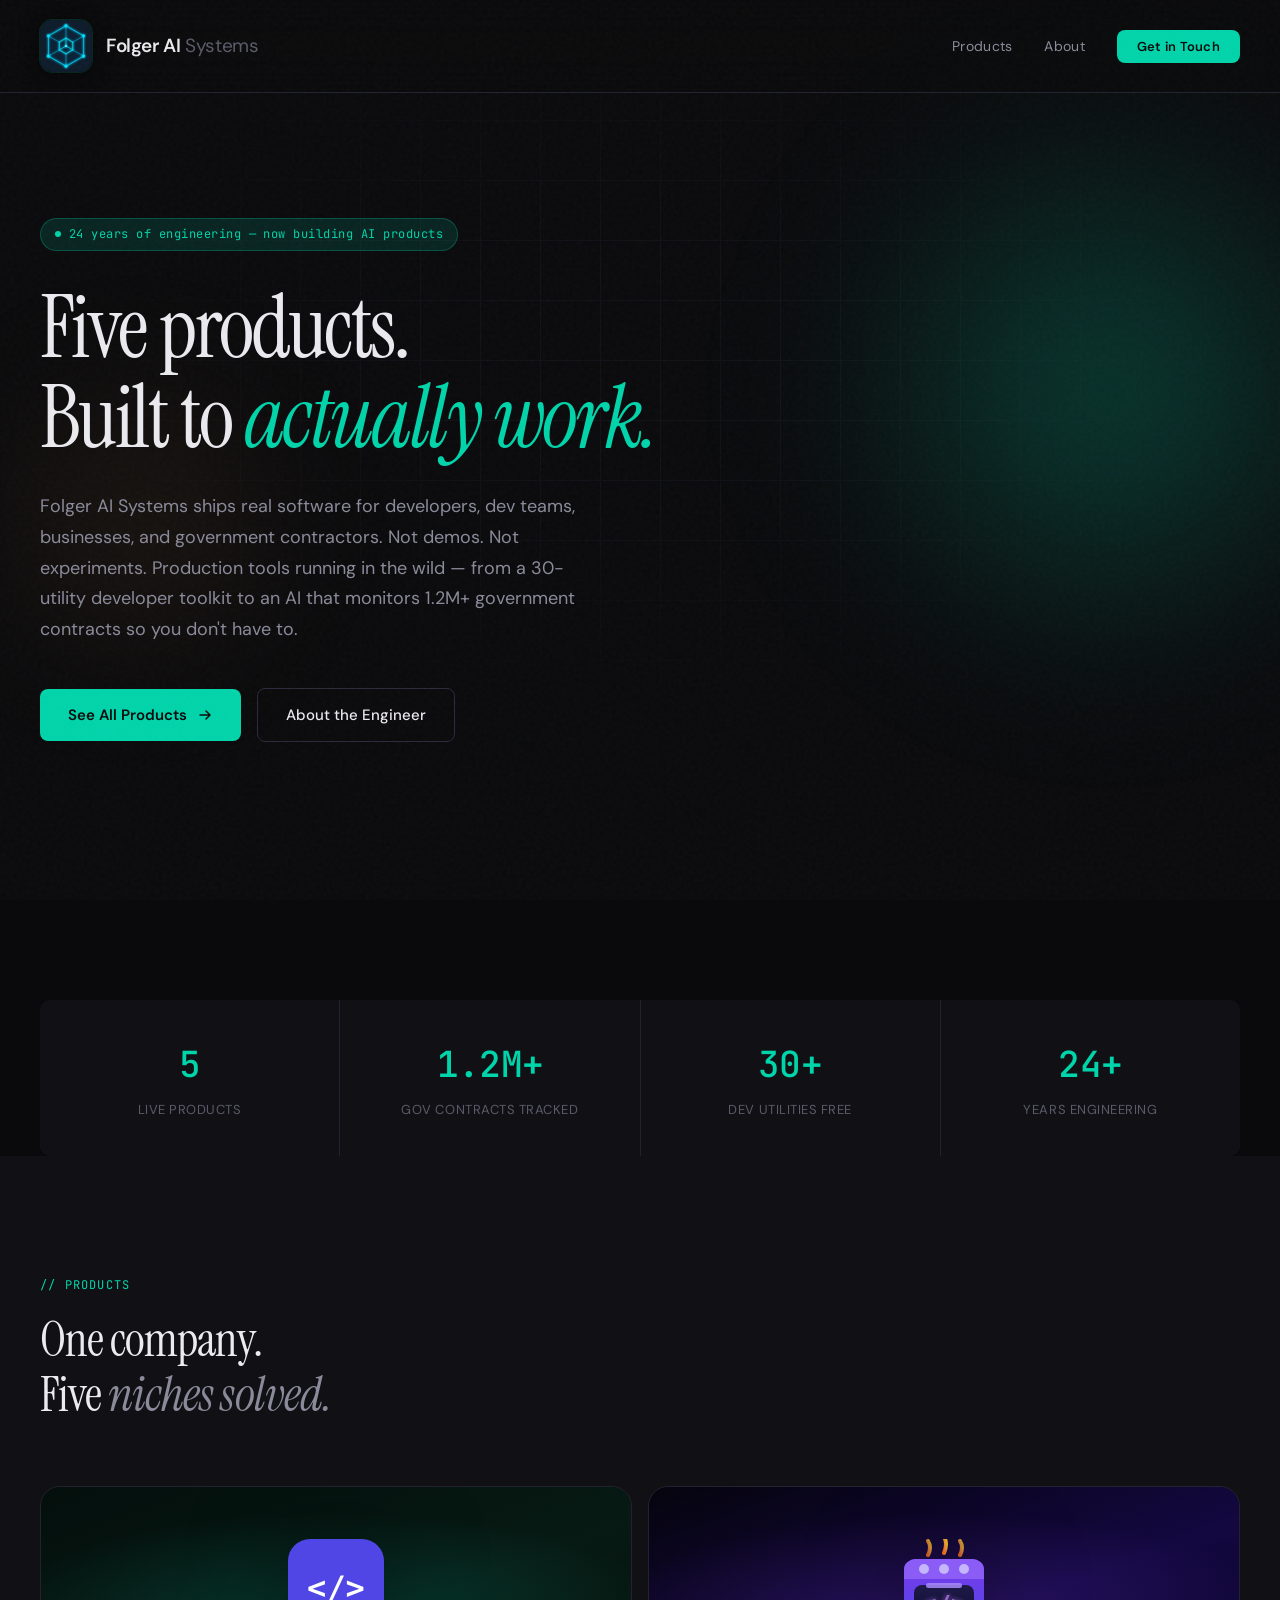
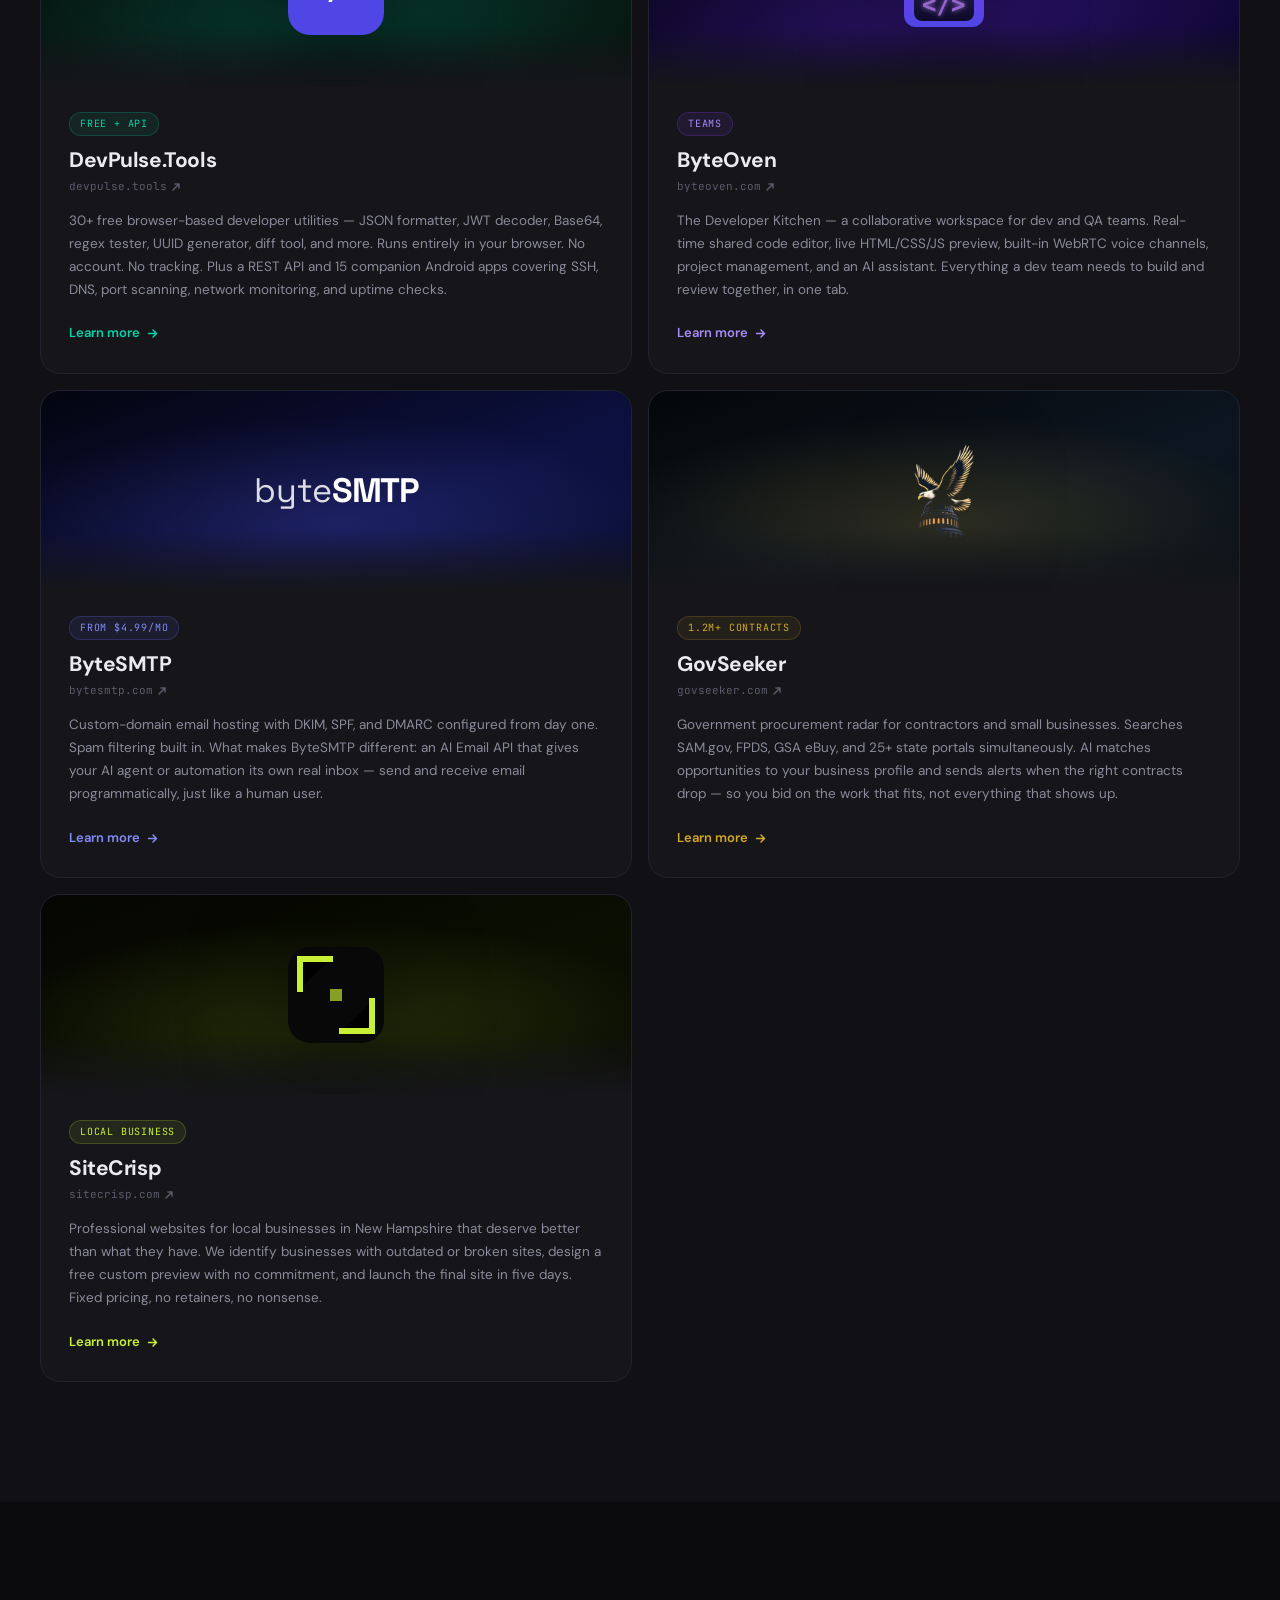
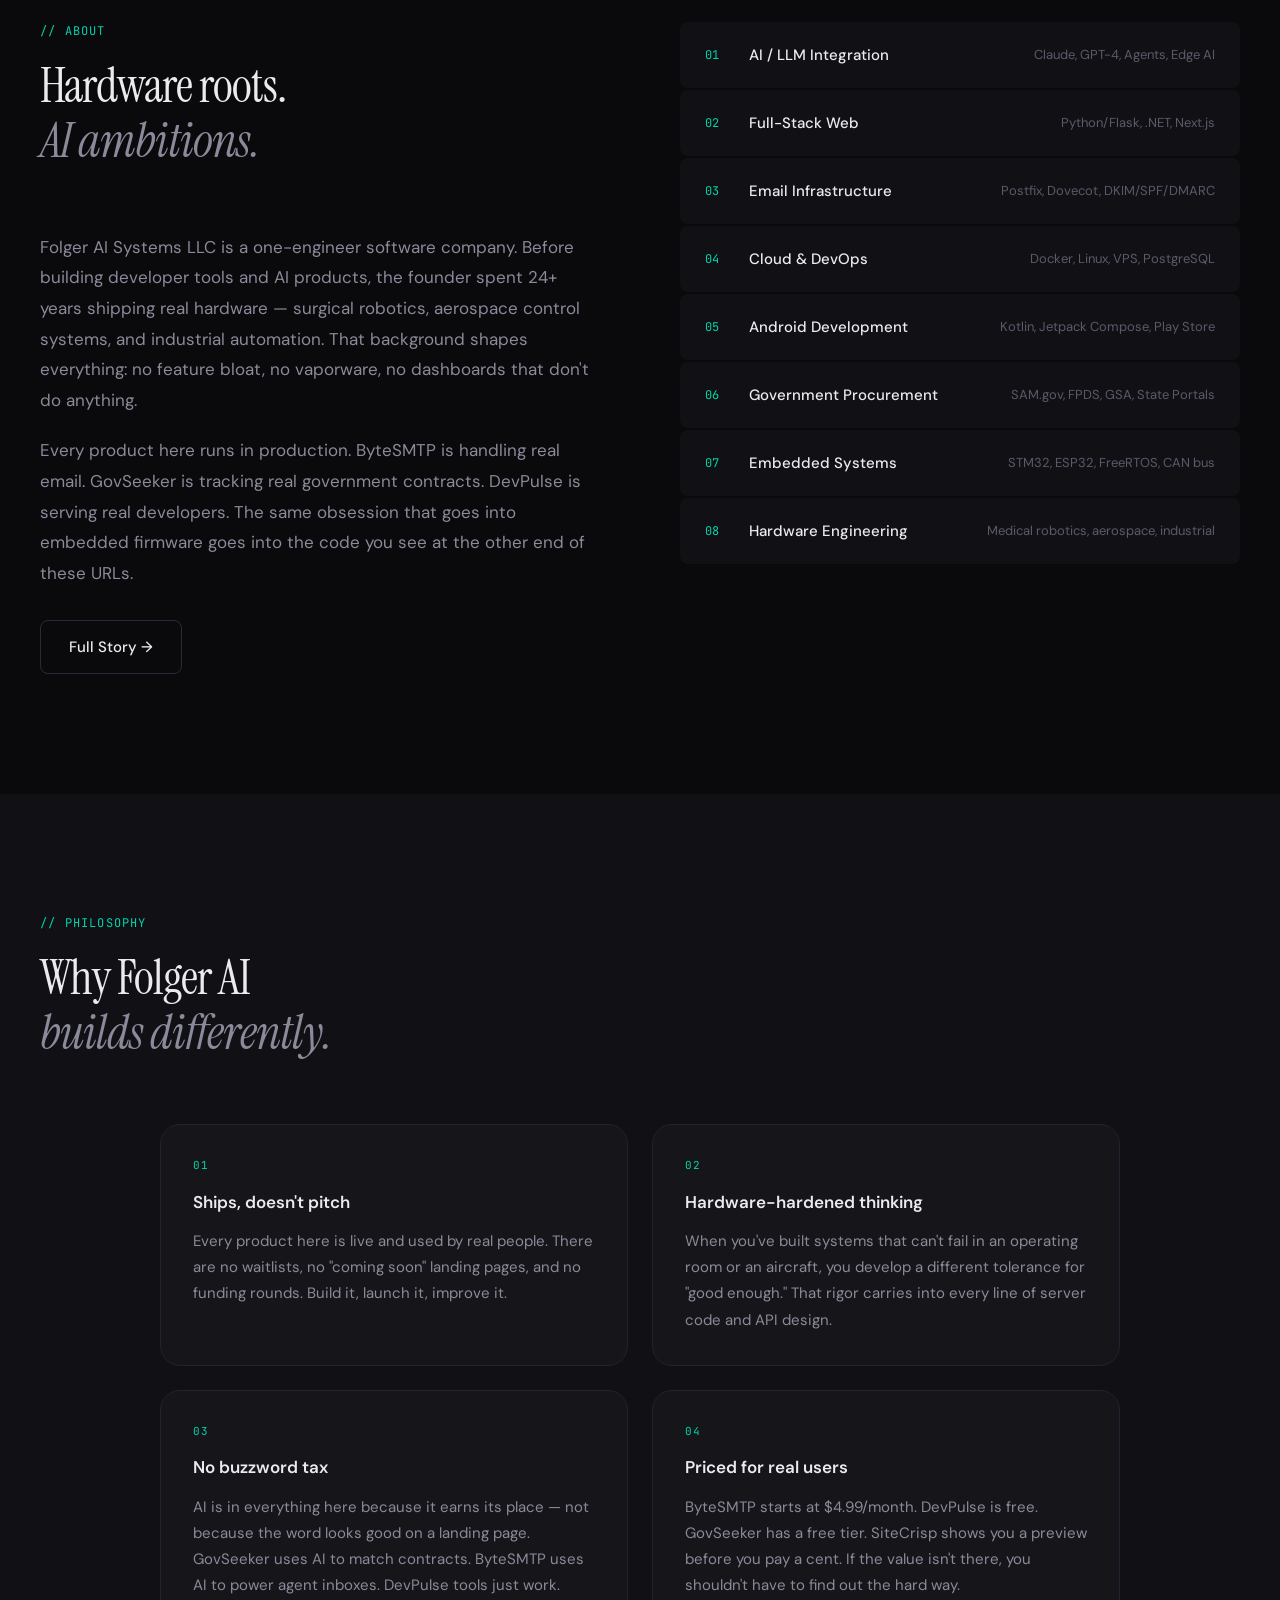
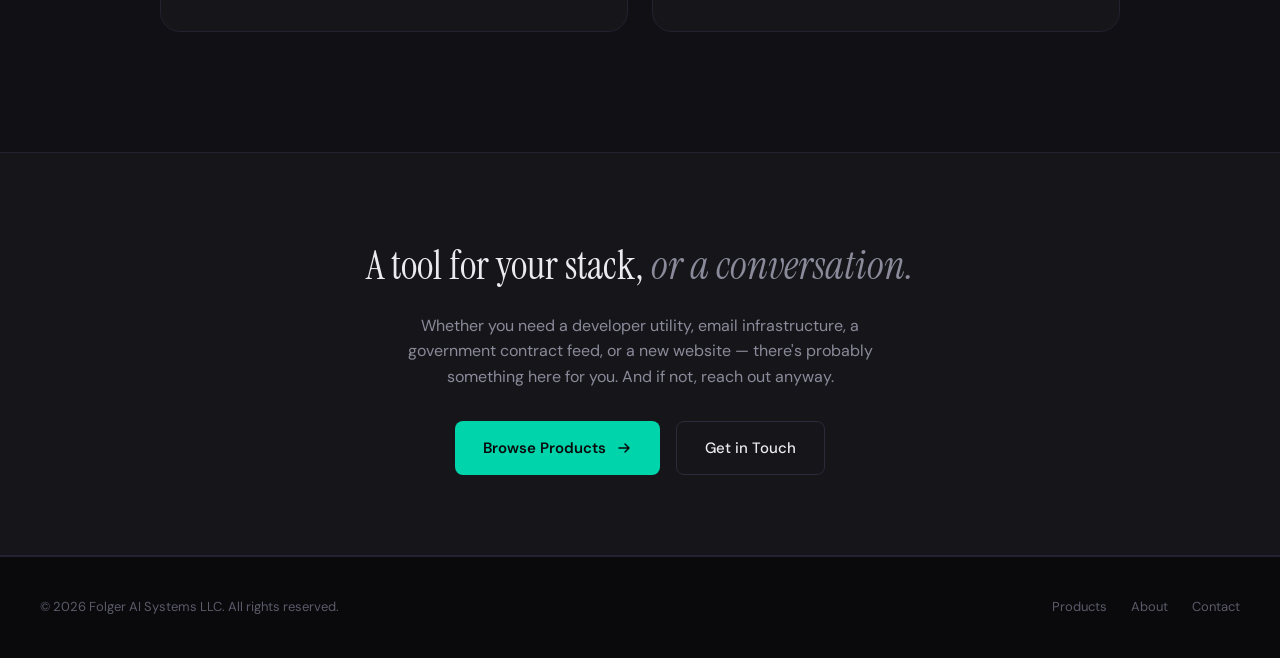
<file: index.html>
<!DOCTYPE html>
<html lang="en">
<head>
<meta charset="UTF-8">
<meta name="viewport" content="width=device-width, initial-scale=1.0">
<title>Folger AI Systems LLC | Developer Tools, Email Infrastructure, Gov Procurement & More</title>
<meta name="description" content="Folger AI Systems builds AI-powered products for developers, teams, and government contractors — DevPulse.Tools, ByteOven, ByteSMTP, GovSeeker, and SiteCrisp. Built by a 24-year systems engineer.">
<link rel="preconnect" href="https://fonts.googleapis.com">
<link href="https://fonts.googleapis.com/css2?family=DM+Sans:ital,opsz,wght@0,9..40,300;0,9..40,400;0,9..40,500;0,9..40,600;0,9..40,700;1,9..40,300&family=JetBrains+Mono:wght@300;400;500&family=Instrument+Serif:ital@0;1&family=Space+Grotesk:wght@400;700&family=Syne:wght@400;700;800&display=swap" rel="stylesheet">
<link rel="stylesheet" href="style.css">
</head>
<body>
<nav>
  <a href="index.html" class="nav-logo">
    <div class="nav-logo-mark"><img src="logos/folger-mark.svg" alt="Folger AI Systems"></div>
    <div class="nav-logo-text">Folger AI <span>Systems</span></div>
  </a>
  <ul class="nav-links">
    <li><a href="products.html">Products</a></li>
    <li><a href="about.html">About</a></li>
    <li><a href="contact.html" class="nav-cta">Get in Touch</a></li>
  </ul>
  <button class="mobile-menu-btn" onclick="document.querySelector('.nav-links').classList.toggle('show')" aria-label="Menu">&#9776;</button>
</nav>

<section class="hero">
  <div class="hero-grid-bg"></div>
  <div class="hero-glow"></div>
  <div class="hero-glow-2"></div>
  <div class="hero-content">
    <div class="hero-badge"><span class="dot"></span> 24 years of engineering &mdash; now building AI products</div>
    <h1>Five products.<br>Built to <em>actually work.</em></h1>
    <p class="hero-sub">Folger AI Systems ships real software for developers, dev teams, businesses, and government contractors. Not demos. Not experiments. Production tools running in the wild &mdash; from a 30-utility developer toolkit to an AI that monitors 1.2M+ government contracts so you don't have to.</p>
    <div class="hero-actions">
      <a href="products.html" class="btn-primary">See All Products <svg width="16" height="16" viewBox="0 0 16 16" fill="none"><path d="M3 8h10m0 0L9 4m4 4L9 12" stroke="currentColor" stroke-width="1.5" stroke-linecap="round" stroke-linejoin="round"/></svg></a>
      <a href="about.html" class="btn-secondary">About the Engineer</a>
    </div>
  </div>
</section>

<div class="stats-bar">
  <div class="stat-item"><div class="stat-number">5</div><div class="stat-label">Live Products</div></div>
  <div class="stat-item"><div class="stat-number">1.2M+</div><div class="stat-label">Gov Contracts Tracked</div></div>
  <div class="stat-item"><div class="stat-number">30+</div><div class="stat-label">Dev Utilities Free</div></div>
  <div class="stat-item"><div class="stat-number">24+</div><div class="stat-label">Years Engineering</div></div>
</div>

<section class="bg-secondary" id="products">
  <div class="section-header reveal"><div class="section-label">// Products</div><h2 class="section-title">One company.<br>Five <em>niches solved.</em></h2></div>
  <div class="showcase-grid reveal">

    <a href="products.html#devpulse" class="showcase-card sc-devpulse">
      <div class="showcase-stage">
        <img class="showcase-logo" src="logos/devpulse.png" alt="DevPulse.Tools">
      </div>
      <div class="showcase-body">
        <div class="showcase-pill">Free + API</div>
        <div class="showcase-name">DevPulse.Tools</div>
        <div class="showcase-url">devpulse.tools <svg width="10" height="10" viewBox="0 0 10 10" fill="none"><path d="M2 8L8 2M8 2H4M8 2V6" stroke="currentColor" stroke-width="1.5" stroke-linecap="round" stroke-linejoin="round"/></svg></div>
        <p class="showcase-desc">30+ free browser-based developer utilities &mdash; JSON formatter, JWT decoder, Base64, regex tester, UUID generator, diff tool, and more. Runs entirely in your browser. No account. No tracking. Plus a REST API and 15 companion Android apps covering SSH, DNS, port scanning, network monitoring, and uptime checks.</p>
        <span class="showcase-cta">Learn more <svg width="13" height="13" viewBox="0 0 13 13" fill="none"><path d="M2.5 6.5h8m0 0L7 3m3.5 3.5L7 10" stroke="currentColor" stroke-width="1.5" stroke-linecap="round" stroke-linejoin="round"/></svg></span>
      </div>
    </a>

    <a href="products.html#byteoven" class="showcase-card sc-byteoven">
      <div class="showcase-stage">
        <img class="showcase-logo" src="logos/byteoven.svg" alt="ByteOven">
      </div>
      <div class="showcase-body">
        <div class="showcase-pill">Teams</div>
        <div class="showcase-name">ByteOven</div>
        <div class="showcase-url">byteoven.com <svg width="10" height="10" viewBox="0 0 10 10" fill="none"><path d="M2 8L8 2M8 2H4M8 2V6" stroke="currentColor" stroke-width="1.5" stroke-linecap="round" stroke-linejoin="round"/></svg></div>
        <p class="showcase-desc">The Developer Kitchen &mdash; a collaborative workspace for dev and QA teams. Real-time shared code editor, live HTML/CSS/JS preview, built-in WebRTC voice channels, project management, and an AI assistant. Everything a dev team needs to build and review together, in one tab.</p>
        <span class="showcase-cta">Learn more <svg width="13" height="13" viewBox="0 0 13 13" fill="none"><path d="M2.5 6.5h8m0 0L7 3m3.5 3.5L7 10" stroke="currentColor" stroke-width="1.5" stroke-linecap="round" stroke-linejoin="round"/></svg></span>
      </div>
    </a>

    <a href="products.html#bytesmtp" class="showcase-card sc-bytesmtp">
      <div class="showcase-stage">
        <div class="bytesmtp-wordmark"><span class="bw-light">byte</span><span class="bw-bold">SMTP</span></div>
      </div>
      <div class="showcase-body">
        <div class="showcase-pill">From $4.99/mo</div>
        <div class="showcase-name">ByteSMTP</div>
        <div class="showcase-url">bytesmtp.com <svg width="10" height="10" viewBox="0 0 10 10" fill="none"><path d="M2 8L8 2M8 2H4M8 2V6" stroke="currentColor" stroke-width="1.5" stroke-linecap="round" stroke-linejoin="round"/></svg></div>
        <p class="showcase-desc">Custom-domain email hosting with DKIM, SPF, and DMARC configured from day one. Spam filtering built in. What makes ByteSMTP different: an AI Email API that gives your AI agent or automation its own real inbox &mdash; send and receive email programmatically, just like a human user.</p>
        <span class="showcase-cta">Learn more <svg width="13" height="13" viewBox="0 0 13 13" fill="none"><path d="M2.5 6.5h8m0 0L7 3m3.5 3.5L7 10" stroke="currentColor" stroke-width="1.5" stroke-linecap="round" stroke-linejoin="round"/></svg></span>
      </div>
    </a>

    <a href="products.html#govseeker" class="showcase-card sc-govseeker">
      <div class="showcase-stage">
        <img class="showcase-logo" src="logos/govseeker.png" alt="GovSeeker">
      </div>
      <div class="showcase-body">
        <div class="showcase-pill">1.2M+ Contracts</div>
        <div class="showcase-name">GovSeeker</div>
        <div class="showcase-url">govseeker.com <svg width="10" height="10" viewBox="0 0 10 10" fill="none"><path d="M2 8L8 2M8 2H4M8 2V6" stroke="currentColor" stroke-width="1.5" stroke-linecap="round" stroke-linejoin="round"/></svg></div>
        <p class="showcase-desc">Government procurement radar for contractors and small businesses. Searches SAM.gov, FPDS, GSA eBuy, and 25+ state portals simultaneously. AI matches opportunities to your business profile and sends alerts when the right contracts drop &mdash; so you bid on the work that fits, not everything that shows up.</p>
        <span class="showcase-cta">Learn more <svg width="13" height="13" viewBox="0 0 13 13" fill="none"><path d="M2.5 6.5h8m0 0L7 3m3.5 3.5L7 10" stroke="currentColor" stroke-width="1.5" stroke-linecap="round" stroke-linejoin="round"/></svg></span>
      </div>
    </a>

    <a href="products.html#sitecrisp" class="showcase-card sc-sitecrisp">
      <div class="showcase-stage">
        <img class="showcase-logo" src="logos/sitecrisp.svg" alt="SiteCrisp">
      </div>
      <div class="showcase-body">
        <div class="showcase-pill">Local Business</div>
        <div class="showcase-name">SiteCrisp</div>
        <div class="showcase-url">sitecrisp.com <svg width="10" height="10" viewBox="0 0 10 10" fill="none"><path d="M2 8L8 2M8 2H4M8 2V6" stroke="currentColor" stroke-width="1.5" stroke-linecap="round" stroke-linejoin="round"/></svg></div>
        <p class="showcase-desc">Professional websites for local businesses in New Hampshire that deserve better than what they have. We identify businesses with outdated or broken sites, design a free custom preview with no commitment, and launch the final site in five days. Fixed pricing, no retainers, no nonsense.</p>
        <span class="showcase-cta">Learn more <svg width="13" height="13" viewBox="0 0 13 13" fill="none"><path d="M2.5 6.5h8m0 0L7 3m3.5 3.5L7 10" stroke="currentColor" stroke-width="1.5" stroke-linecap="round" stroke-linejoin="round"/></svg></span>
      </div>
    </a>

  </div>
</section>

<section id="about-preview">
  <div class="two-col">
    <div class="reveal">
      <div class="section-header"><div class="section-label">// About</div><h2 class="section-title">Hardware roots.<br><em>AI ambitions.</em></h2></div>
      <p style="font-size:17px;color:var(--text-secondary);line-height:1.8;margin-bottom:20px">Folger AI Systems LLC is a one-engineer software company. Before building developer tools and AI products, the founder spent 24+ years shipping real hardware &mdash; surgical robotics, aerospace control systems, and industrial automation. That background shapes everything: no feature bloat, no vaporware, no dashboards that don't do anything.</p>
      <p style="font-size:17px;color:var(--text-secondary);line-height:1.8;margin-bottom:20px">Every product here runs in production. ByteSMTP is handling real email. GovSeeker is tracking real government contracts. DevPulse is serving real developers. The same obsession that goes into embedded firmware goes into the code you see at the other end of these URLs.</p>
      <a href="about.html" class="btn-secondary" style="margin-top:12px">Full Story &rarr;</a>
    </div>
    <div class="reveal">
      <div class="expertise-item"><span class="num">01</span><span class="label">AI / LLM Integration</span><span class="desc">Claude, GPT-4, Agents, Edge AI</span></div>
      <div class="expertise-item"><span class="num">02</span><span class="label">Full-Stack Web</span><span class="desc">Python/Flask, .NET, Next.js</span></div>
      <div class="expertise-item"><span class="num">03</span><span class="label">Email Infrastructure</span><span class="desc">Postfix, Dovecot, DKIM/SPF/DMARC</span></div>
      <div class="expertise-item"><span class="num">04</span><span class="label">Cloud &amp; DevOps</span><span class="desc">Docker, Linux, VPS, PostgreSQL</span></div>
      <div class="expertise-item"><span class="num">05</span><span class="label">Android Development</span><span class="desc">Kotlin, Jetpack Compose, Play Store</span></div>
      <div class="expertise-item"><span class="num">06</span><span class="label">Government Procurement</span><span class="desc">SAM.gov, FPDS, GSA, State Portals</span></div>
      <div class="expertise-item"><span class="num">07</span><span class="label">Embedded Systems</span><span class="desc">STM32, ESP32, FreeRTOS, CAN bus</span></div>
      <div class="expertise-item"><span class="num">08</span><span class="label">Hardware Engineering</span><span class="desc">Medical robotics, aerospace, industrial</span></div>
    </div>
  </div>
</section>

<section class="bg-secondary" id="why">
  <div class="section-header reveal"><div class="section-label">// Philosophy</div><h2 class="section-title">Why Folger AI<br><em>builds differently.</em></h2></div>
  <div class="why-grid reveal">
    <div class="why-card">
      <div class="why-icon">01</div>
      <h3>Ships, doesn't pitch</h3>
      <p>Every product here is live and used by real people. There are no waitlists, no "coming soon" landing pages, and no funding rounds. Build it, launch it, improve it.</p>
    </div>
    <div class="why-card">
      <div class="why-icon">02</div>
      <h3>Hardware-hardened thinking</h3>
      <p>When you've built systems that can't fail in an operating room or an aircraft, you develop a different tolerance for "good enough." That rigor carries into every line of server code and API design.</p>
    </div>
    <div class="why-card">
      <div class="why-icon">03</div>
      <h3>No buzzword tax</h3>
      <p>AI is in everything here because it earns its place &mdash; not because the word looks good on a landing page. GovSeeker uses AI to match contracts. ByteSMTP uses AI to power agent inboxes. DevPulse tools just work.</p>
    </div>
    <div class="why-card">
      <div class="why-icon">04</div>
      <h3>Priced for real users</h3>
      <p>ByteSMTP starts at $4.99/month. DevPulse is free. GovSeeker has a free tier. SiteCrisp shows you a preview before you pay a cent. If the value isn't there, you shouldn't have to find out the hard way.</p>
    </div>
  </div>
</section>

<div class="cta-band reveal">
  <h2>A tool for your stack, <em style="font-family:'Instrument Serif',serif;color:var(--text-secondary)">or a conversation.</em></h2>
  <p>Whether you need a developer utility, email infrastructure, a government contract feed, or a new website &mdash; there's probably something here for you. And if not, reach out anyway.</p>
  <div style="display:flex;gap:16px;justify-content:center;flex-wrap:wrap;margin-top:8px;">
    <a href="products.html" class="btn-primary">Browse Products <svg width="16" height="16" viewBox="0 0 16 16" fill="none"><path d="M3 8h10m0 0L9 4m4 4L9 12" stroke="currentColor" stroke-width="1.5" stroke-linecap="round" stroke-linejoin="round"/></svg></a>
    <a href="contact.html" class="btn-secondary">Get in Touch</a>
  </div>
</div>

<footer>
  <p>&copy; 2026 Folger AI Systems LLC. All rights reserved.</p>
  <div class="footer-links">
    <a href="products.html">Products</a>
    <a href="about.html">About</a>
    <a href="contact.html">Contact</a>
  </div>
</footer>
<script>
const reveals = document.querySelectorAll('.reveal');
const observer = new IntersectionObserver((entries) => { entries.forEach(entry => { if(entry.isIntersecting) entry.target.classList.add('visible'); }); }, { threshold: 0.12 });
reveals.forEach(el => observer.observe(el));
</script>
</body>
</html>
</file>
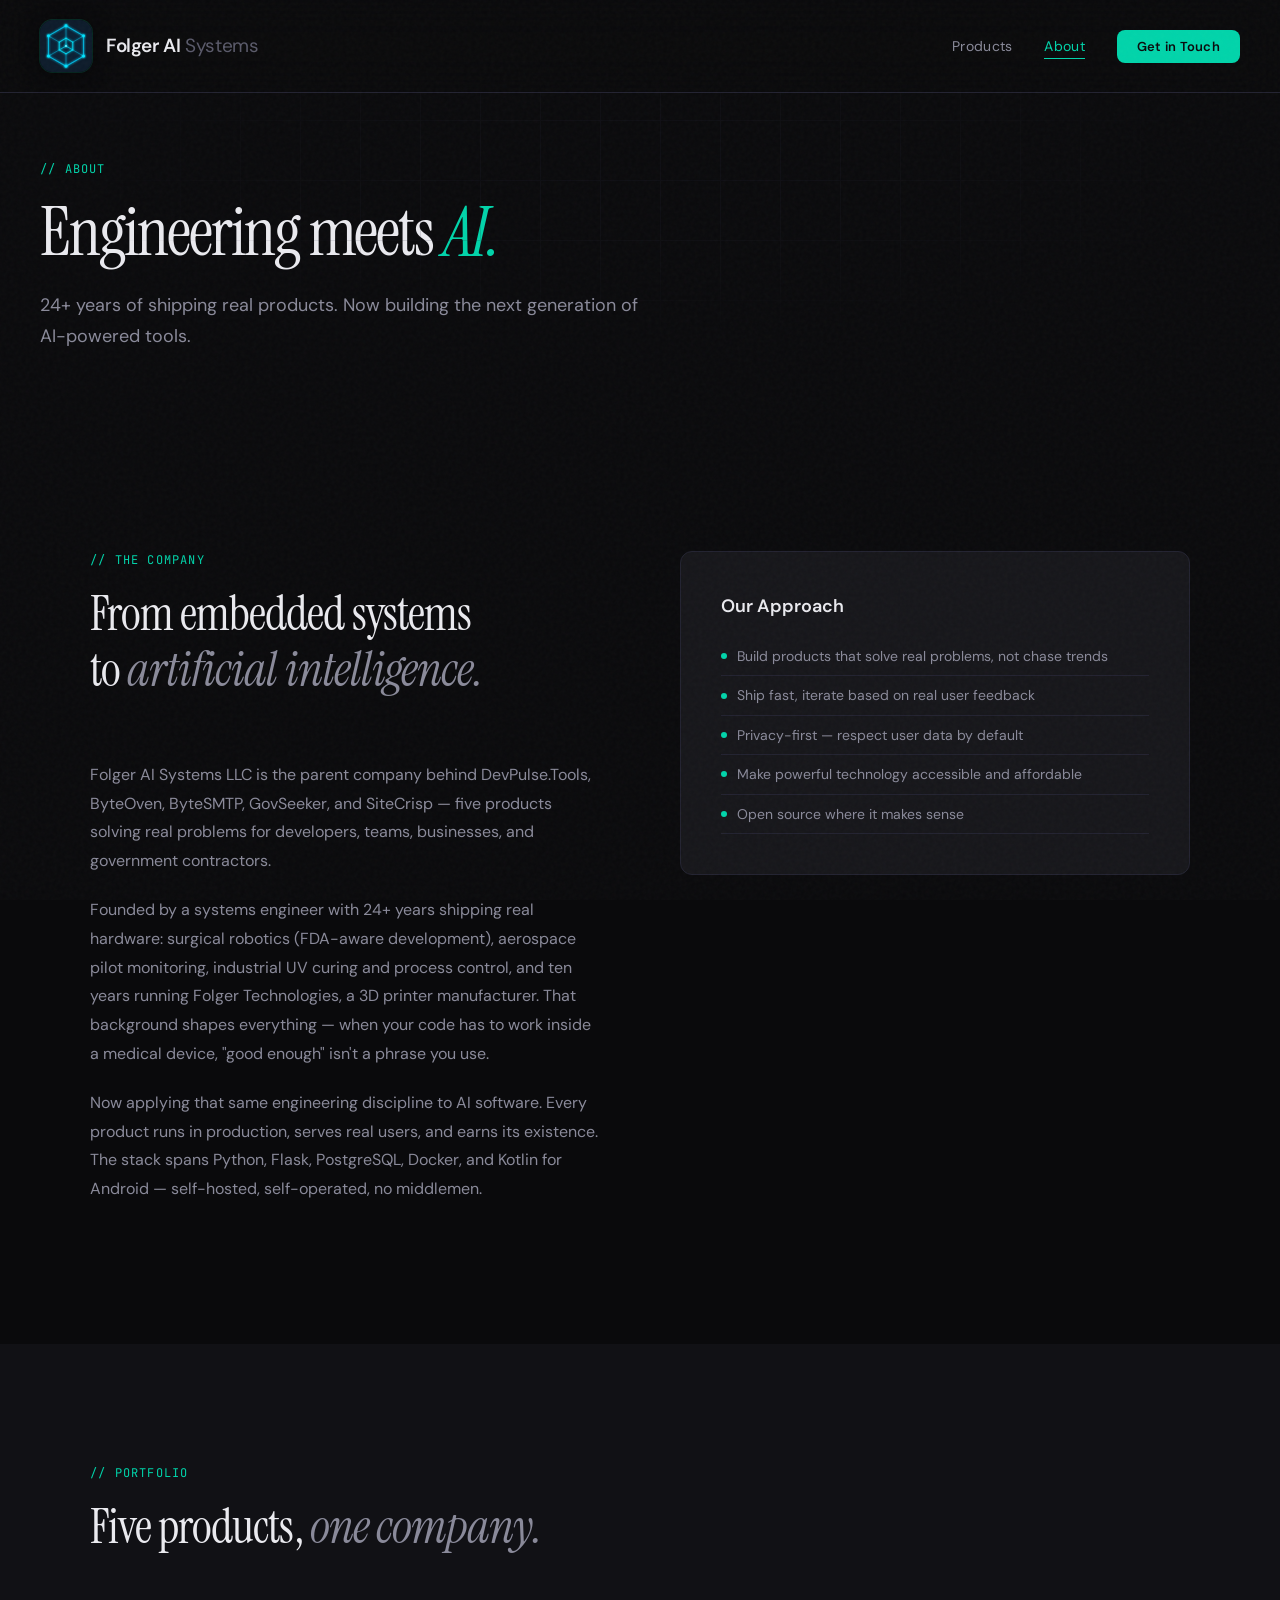
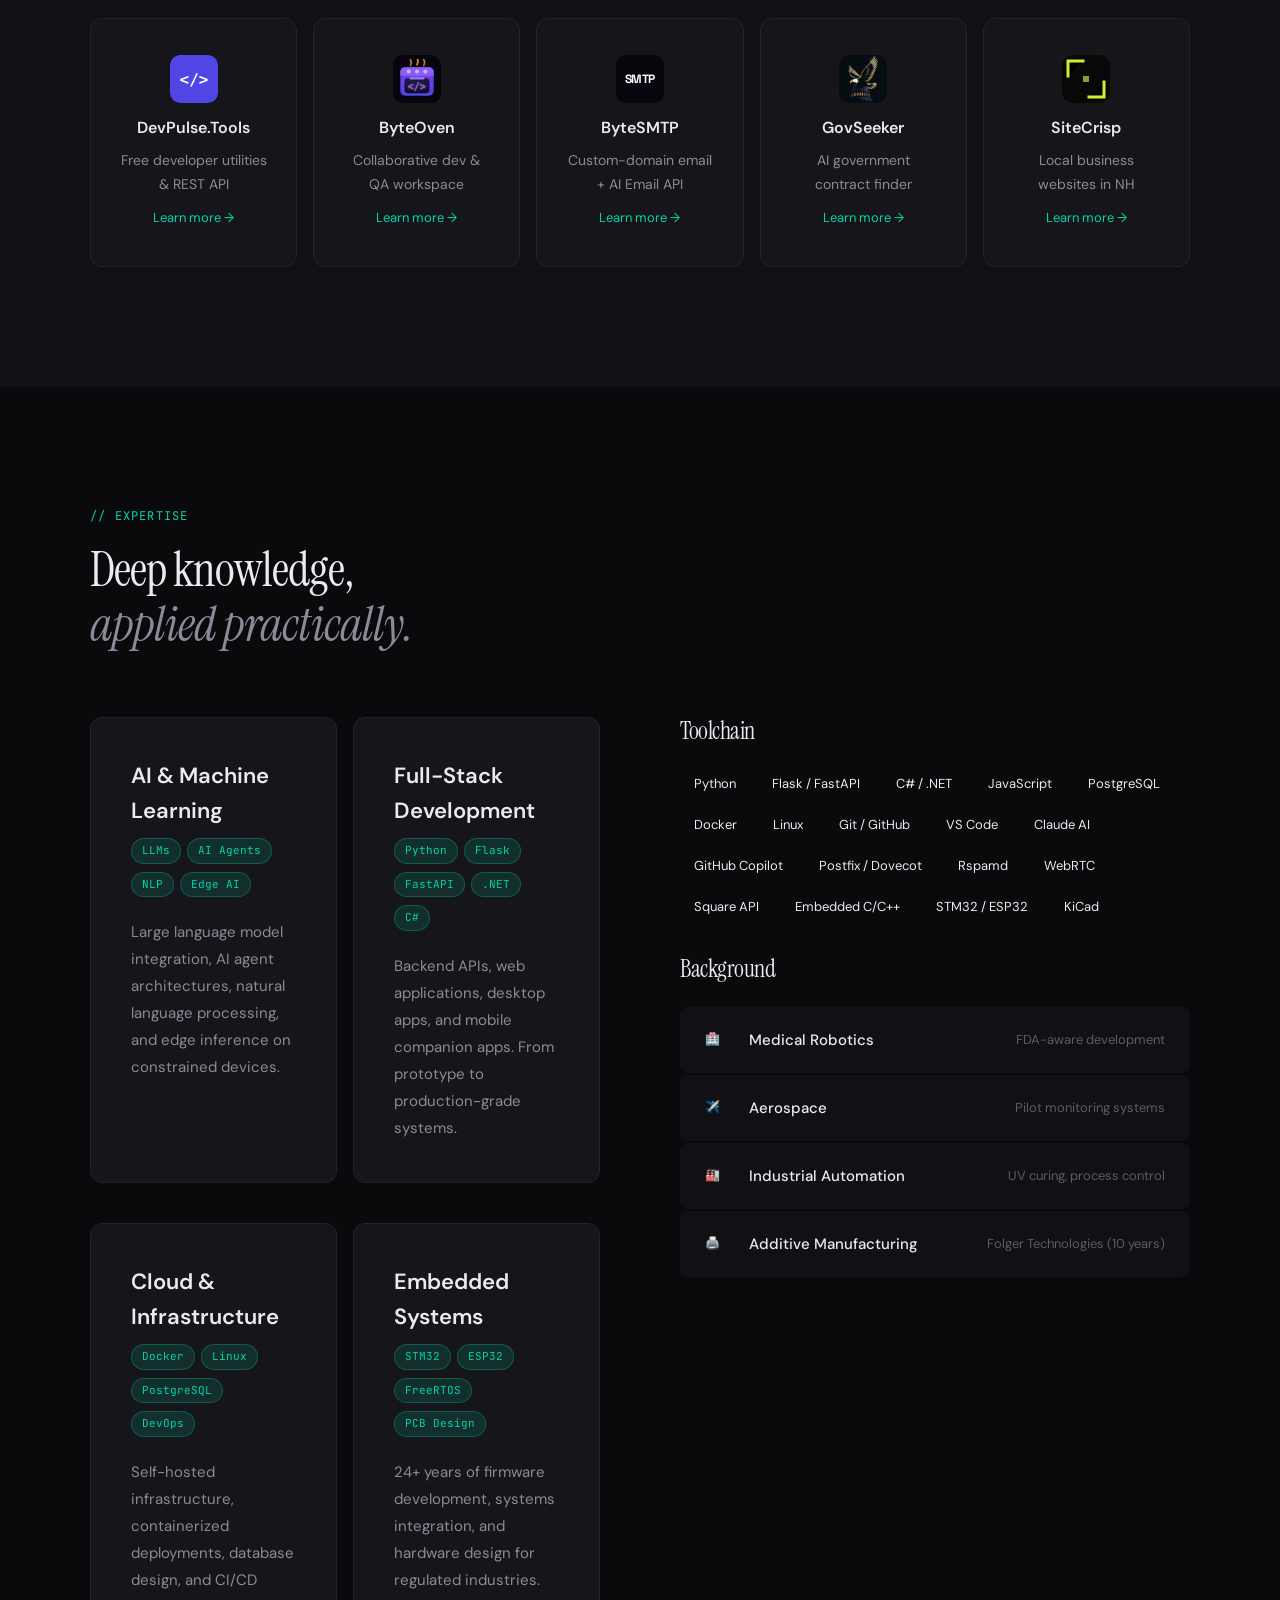
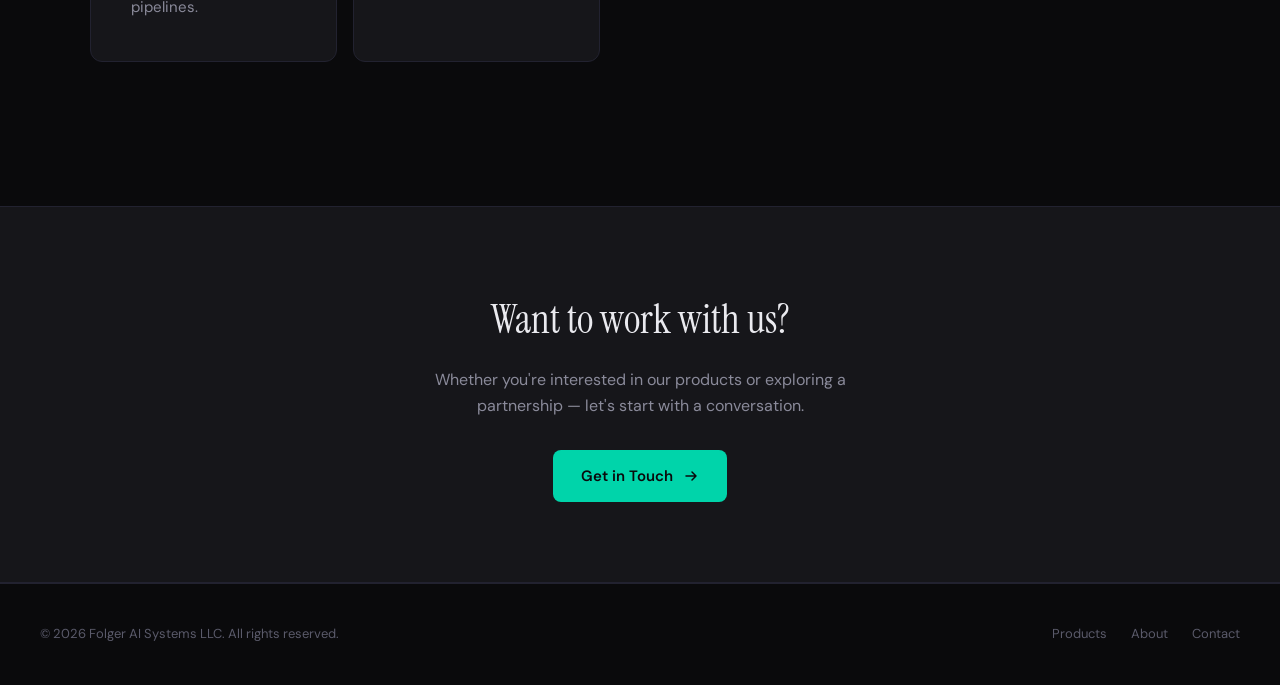
<file: about.html>
<!DOCTYPE html>
<html lang="en">
<head>
<meta charset="UTF-8"><meta name="viewport" content="width=device-width, initial-scale=1.0">
<title>About | Folger AI Systems</title>
<meta name="description" content="Folger AI Systems LLC: 24+ years of engineering experience applied to AI-powered products for developers, businesses, and government contractors.">
<link rel="preconnect" href="https://fonts.googleapis.com">
<link href="https://fonts.googleapis.com/css2?family=DM+Sans:ital,opsz,wght@0,9..40,300;0,9..40,400;0,9..40,500;0,9..40,600;0,9..40,700;1,9..40,300&family=JetBrains+Mono:wght@300;400;500&family=Instrument+Serif:ital@0;1&family=Space+Grotesk:wght@400;700&display=swap" rel="stylesheet">
<link rel="stylesheet" href="style.css">
</head>
<body>
<nav>
  <a href="index.html" class="nav-logo"><div class="nav-logo-mark"><img src="logos/folger-mark.svg" alt="Folger AI Systems"></div><div class="nav-logo-text">Folger AI <span>Systems</span></div></a>
  <ul class="nav-links">
    <li><a href="products.html">Products</a></li>
    <li><a href="about.html" class="active">About</a></li>
    <li><a href="contact.html" class="nav-cta">Get in Touch</a></li>
  </ul>
  <button class="mobile-menu-btn" onclick="document.querySelector('.nav-links').classList.toggle('show')" aria-label="Menu">&#9776;</button>
</nav>

<section class="page-hero">
  <div class="hero-grid-bg"></div>
  <div class="section-label">// About</div>
  <h1>Engineering meets <em>AI.</em></h1>
  <p class="subtitle">24+ years of shipping real products. Now building the next generation of AI-powered tools.</p>
</section>

<section>
  <div class="container">
    <div class="two-col reveal">
      <div>
        <div class="section-header"><div class="section-label">// The Company</div><h2 class="section-title">From embedded systems<br>to <em>artificial intelligence.</em></h2></div>
        <p style="font-size:16px;color:var(--text-secondary);line-height:1.8;margin-bottom:20px">Folger AI Systems LLC is the parent company behind DevPulse.Tools, ByteOven, ByteSMTP, GovSeeker, and SiteCrisp &mdash; five products solving real problems for developers, teams, businesses, and government contractors.</p>
        <p style="font-size:16px;color:var(--text-secondary);line-height:1.8;margin-bottom:20px">Founded by a systems engineer with 24+ years shipping real hardware: surgical robotics (FDA-aware development), aerospace pilot monitoring, industrial UV curing and process control, and ten years running Folger Technologies, a 3D printer manufacturer. That background shapes everything &mdash; when your code has to work inside a medical device, "good enough" isn't a phrase you use.</p>
        <p style="font-size:16px;color:var(--text-secondary);line-height:1.8;margin-bottom:20px">Now applying that same engineering discipline to AI software. Every product runs in production, serves real users, and earns its existence. The stack spans Python, Flask, PostgreSQL, Docker, and Kotlin for Android &mdash; self-hosted, self-operated, no middlemen.</p>
      </div>
      <div>
        <div class="detail-card" style="margin-bottom:16px">
          <h3 style="font-size:18px">Our Approach</h3>
          <ul>
            <li>Build products that solve real problems, not chase trends</li>
            <li>Ship fast, iterate based on real user feedback</li>
            <li>Privacy-first &mdash; respect user data by default</li>
            <li>Make powerful technology accessible and affordable</li>
            <li>Open source where it makes sense</li>
          </ul>
        </div>
      </div>
    </div>
  </div>
</section>

<section class="bg-secondary">
  <div class="container">
    <div class="section-header reveal"><div class="section-label">// Portfolio</div><h2 class="section-title">Five products, <em>one company.</em></h2></div>
    <div class="card-grid-2 reveal" style="grid-template-columns:repeat(5,1fr);gap:16px">
      <div class="card-bordered" style="text-align:center">
        <img src="logos/devpulse.png" alt="DevPulse.Tools" style="width:48px;height:48px;border-radius:10px;display:block;margin:0 auto 12px">
        <h3>DevPulse.Tools</h3>
        <p>Free developer utilities &amp; REST API</p>
        <a href="products.html#devpulse" style="display:inline-block;margin-top:12px;font-size:13px;color:var(--accent)">Learn more &rarr;</a>
      </div>
      <div class="card-bordered" style="text-align:center">
        <img src="logos/byteoven.svg" alt="ByteOven" style="width:48px;height:48px;border-radius:10px;display:block;margin:0 auto 12px;background:#06040e;padding:4px">
        <h3>ByteOven</h3>
        <p>Collaborative dev &amp; QA workspace</p>
        <a href="products.html#byteoven" style="display:inline-block;margin-top:12px;font-size:13px;color:var(--accent)">Learn more &rarr;</a>
      </div>
      <div class="card-bordered" style="text-align:center">
        <div style="width:48px;height:48px;border-radius:10px;display:flex;align-items:center;justify-content:center;background:#06060f;margin:0 auto 12px;font-family:'Space Grotesk',sans-serif;font-size:12px;font-weight:700;color:#fff;letter-spacing:-0.5px">SMTP</div>
        <h3>ByteSMTP</h3>
        <p>Custom-domain email + AI Email API</p>
        <a href="products.html#bytesmtp" style="display:inline-block;margin-top:12px;font-size:13px;color:var(--accent)">Learn more &rarr;</a>
      </div>
      <div class="card-bordered" style="text-align:center">
        <img src="logos/govseeker.png" alt="GovSeeker" style="width:48px;height:48px;border-radius:10px;display:block;margin:0 auto 12px;object-fit:contain;background:#070b12">
        <h3>GovSeeker</h3>
        <p>AI government contract finder</p>
        <a href="products.html#govseeker" style="display:inline-block;margin-top:12px;font-size:13px;color:var(--accent)">Learn more &rarr;</a>
      </div>
      <div class="card-bordered" style="text-align:center">
        <img src="logos/sitecrisp.svg" alt="SiteCrisp" style="width:48px;height:48px;border-radius:10px;display:block;margin:0 auto 12px">
        <h3>SiteCrisp</h3>
        <p>Local business websites in NH</p>
        <a href="products.html#sitecrisp" style="display:inline-block;margin-top:12px;font-size:13px;color:var(--accent)">Learn more &rarr;</a>
      </div>
    </div>
  </div>
</section>

<section>
  <div class="container">
    <div class="section-header reveal"><div class="section-label">// Expertise</div><h2 class="section-title">Deep knowledge,<br><em>applied practically.</em></h2></div>
    <div class="two-col reveal">
      <div>
        <div class="card-grid-2" style="gap:16px">
          <div class="detail-card">
            <h3>AI &amp; Machine Learning</h3>
            <span class="tag">LLMs</span><span class="tag">AI Agents</span><span class="tag">NLP</span><span class="tag">Edge AI</span>
            <p>Large language model integration, AI agent architectures, natural language processing, and edge inference on constrained devices.</p>
          </div>
          <div class="detail-card">
            <h3>Full-Stack Development</h3>
            <span class="tag">Python</span><span class="tag">Flask</span><span class="tag">FastAPI</span><span class="tag">.NET</span><span class="tag">C#</span>
            <p>Backend APIs, web applications, desktop apps, and mobile companion apps. From prototype to production-grade systems.</p>
          </div>
          <div class="detail-card">
            <h3>Cloud &amp; Infrastructure</h3>
            <span class="tag">Docker</span><span class="tag">Linux</span><span class="tag">PostgreSQL</span><span class="tag">DevOps</span>
            <p>Self-hosted infrastructure, containerized deployments, database design, and CI/CD pipelines.</p>
          </div>
          <div class="detail-card">
            <h3>Embedded Systems</h3>
            <span class="tag">STM32</span><span class="tag">ESP32</span><span class="tag">FreeRTOS</span><span class="tag">PCB Design</span>
            <p>24+ years of firmware development, systems integration, and hardware design for regulated industries.</p>
          </div>
        </div>
      </div>
      <div>
        <div class="section-header" style="margin-bottom:24px"><h2 class="section-title" style="font-size:24px">Toolchain</h2></div>
        <div style="display:flex;flex-wrap:wrap;gap:8px">
          <span class="tag" style="font-size:13px;padding:6px 14px">Python</span>
          <span class="tag" style="font-size:13px;padding:6px 14px">Flask / FastAPI</span>
          <span class="tag" style="font-size:13px;padding:6px 14px">C# / .NET</span>
          <span class="tag" style="font-size:13px;padding:6px 14px">JavaScript</span>
          <span class="tag" style="font-size:13px;padding:6px 14px">PostgreSQL</span>
          <span class="tag" style="font-size:13px;padding:6px 14px">Docker</span>
          <span class="tag" style="font-size:13px;padding:6px 14px">Linux</span>
          <span class="tag" style="font-size:13px;padding:6px 14px">Git / GitHub</span>
          <span class="tag" style="font-size:13px;padding:6px 14px">VS Code</span>
          <span class="tag" style="font-size:13px;padding:6px 14px">Claude AI</span>
          <span class="tag" style="font-size:13px;padding:6px 14px">GitHub Copilot</span>
          <span class="tag" style="font-size:13px;padding:6px 14px">Postfix / Dovecot</span>
          <span class="tag" style="font-size:13px;padding:6px 14px">Rspamd</span>
          <span class="tag" style="font-size:13px;padding:6px 14px">WebRTC</span>
          <span class="tag" style="font-size:13px;padding:6px 14px">Square API</span>
          <span class="tag" style="font-size:13px;padding:6px 14px">Embedded C/C++</span>
          <span class="tag" style="font-size:13px;padding:6px 14px">STM32 / ESP32</span>
          <span class="tag" style="font-size:13px;padding:6px 14px">KiCad</span>
        </div>
        <div style="margin-top:32px">
          <div class="section-header" style="margin-bottom:24px"><h2 class="section-title" style="font-size:24px">Background</h2></div>
          <div class="expertise-item"><span class="num">&#127973;</span><span class="label">Medical Robotics</span><span class="desc">FDA-aware development</span></div>
          <div class="expertise-item"><span class="num">&#9992;&#65039;</span><span class="label">Aerospace</span><span class="desc">Pilot monitoring systems</span></div>
          <div class="expertise-item"><span class="num">&#127981;</span><span class="label">Industrial Automation</span><span class="desc">UV curing, process control</span></div>
          <div class="expertise-item"><span class="num">&#128424;&#65039;</span><span class="label">Additive Manufacturing</span><span class="desc">Folger Technologies (10 years)</span></div>
        </div>
      </div>
    </div>
  </div>
</section>

<div class="cta-band reveal">
  <h2>Want to work with us?</h2>
  <p>Whether you're interested in our products or exploring a partnership &mdash; let's start with a conversation.</p>
  <a href="contact.html" class="btn-primary">Get in Touch <svg width="16" height="16" viewBox="0 0 16 16" fill="none"><path d="M3 8h10m0 0L9 4m4 4L9 12" stroke="currentColor" stroke-width="1.5" stroke-linecap="round" stroke-linejoin="round"/></svg></a>
</div>
<footer><p>&copy; 2026 Folger AI Systems LLC. All rights reserved.</p><div class="footer-links"><a href="products.html">Products</a><a href="about.html">About</a><a href="contact.html">Contact</a></div></footer>
<script>const reveals=document.querySelectorAll('.reveal');const observer=new IntersectionObserver((entries)=>{entries.forEach(entry=>{if(entry.isIntersecting)entry.target.classList.add('visible');});},{threshold:0.12});reveals.forEach(el=>observer.observe(el));</script>
</body></html>
</file>
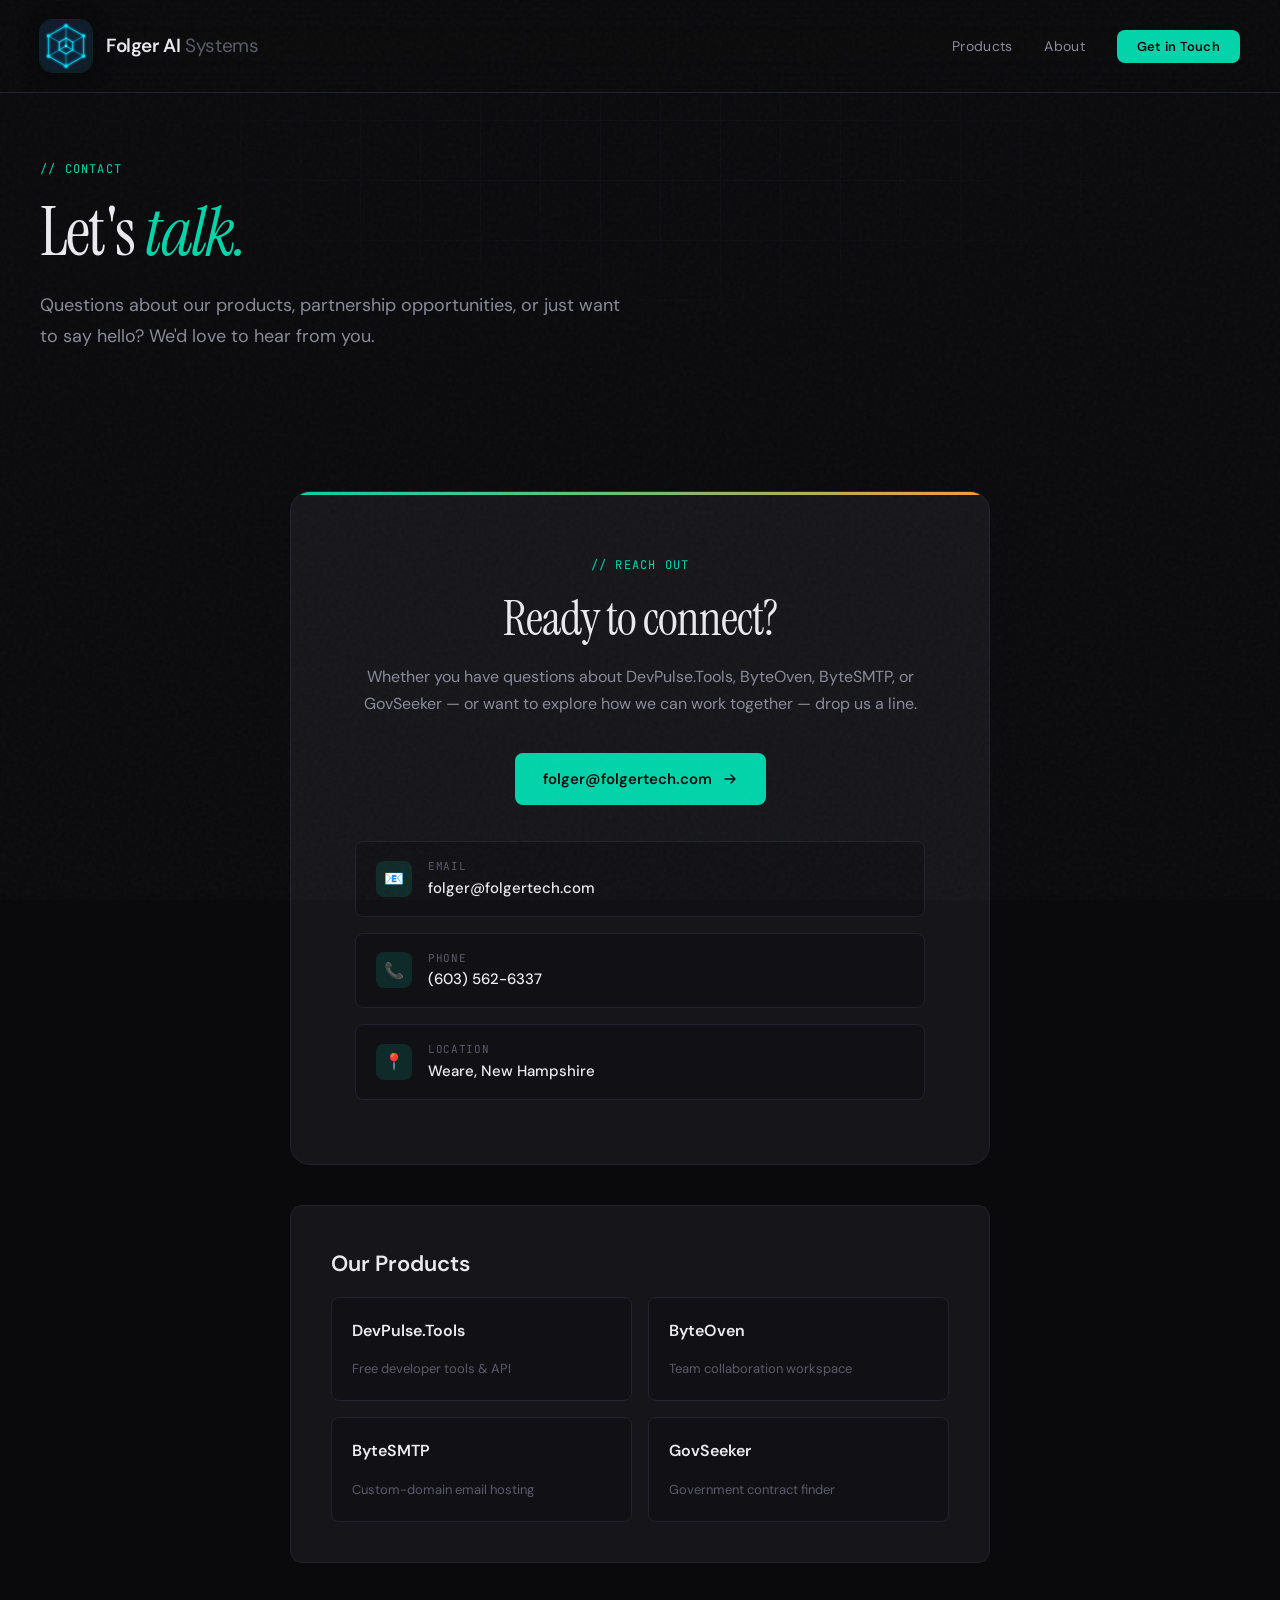
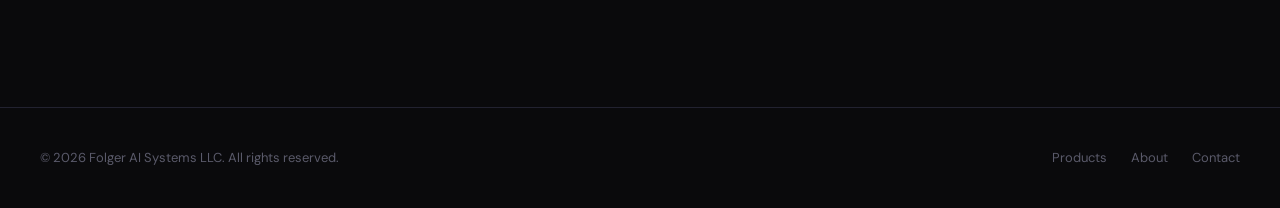
<file: contact.html>
<!DOCTYPE html>
<html lang="en">
<head>
<meta charset="UTF-8"><meta name="viewport" content="width=device-width, initial-scale=1.0">
<title>Contact | Folger AI Systems</title>
<meta name="description" content="Get in touch with Folger AI Systems LLC. Questions about DevPulse.Tools, ByteOven, ByteSMTP, GovSeeker, or partnership opportunities.">
<link rel="preconnect" href="https://fonts.googleapis.com">
<link href="https://fonts.googleapis.com/css2?family=DM+Sans:ital,opsz,wght@0,9..40,300;0,9..40,400;0,9..40,500;0,9..40,600;0,9..40,700;1,9..40,300&family=JetBrains+Mono:wght@300;400;500&family=Instrument+Serif:ital@0;1&display=swap" rel="stylesheet">
<link rel="stylesheet" href="style.css">
</head>
<body>
<nav>
  <a href="index.html" class="nav-logo"><div class="nav-logo-mark"><img src="logos/folger-mark.svg" alt="Folger AI Systems"></div><div class="nav-logo-text">Folger AI <span>Systems</span></div></a>
  <ul class="nav-links">
    <li><a href="products.html">Products</a></li>
    <li><a href="about.html">About</a></li>
    <li><a href="contact.html" class="nav-cta active">Get in Touch</a></li>
  </ul>
  <button class="mobile-menu-btn" onclick="document.querySelector('.nav-links').classList.toggle('show')" aria-label="Menu">&#9776;</button>
</nav>
<section class="page-hero">
  <div class="hero-grid-bg"></div>
  <div class="section-label">// Contact</div>
  <h1>Let's <em>talk.</em></h1>
  <p class="subtitle">Questions about our products, partnership opportunities, or just want to say hello? We'd love to hear from you.</p>
</section>

<section style="padding-top:60px">
  <div class="container" style="max-width:700px">
    <div class="contact-card reveal">
      <div class="section-label" style="text-align:center">// Reach Out</div>
      <h2 class="section-title" style="text-align:center;margin-bottom:16px">Ready to connect?</h2>
      <p style="text-align:center;color:var(--text-secondary);font-size:16px;margin-bottom:36px;line-height:1.7">Whether you have questions about DevPulse.Tools, ByteOven, ByteSMTP, or GovSeeker &mdash; or want to explore how we can work together &mdash; drop us a line.</p>
      <div style="text-align:center"><a href="mailto:folger@folgertech.com" class="btn-primary">folger@folgertech.com <svg width="16" height="16" viewBox="0 0 16 16" fill="none"><path d="M3 8h10m0 0L9 4m4 4L9 12" stroke="currentColor" stroke-width="1.5" stroke-linecap="round" stroke-linejoin="round"/></svg></a></div>
      <div class="contact-details">
        <div class="contact-row"><div class="icon">&#128231;</div><div><div class="info-label">Email</div><div class="info-value"><a href="mailto:folger@folgertech.com">folger@folgertech.com</a></div></div></div>
        <div class="contact-row"><div class="icon">&#128222;</div><div><div class="info-label">Phone</div><div class="info-value"><a href="tel:6035626337">(603) 562-6337</a></div></div></div>
        <div class="contact-row"><div class="icon">&#128205;</div><div><div class="info-label">Location</div><div class="info-value">Weare, New Hampshire</div></div></div>
      </div>
    </div>

    <div class="detail-card reveal" style="margin-top:40px">
      <h3 style="margin-bottom:16px">Our Products</h3>
      <div class="card-grid-2" style="gap:16px">
        <a href="https://devpulse.tools" target="_blank" style="padding:20px;background:var(--bg-secondary);border-radius:var(--radius-sm);text-decoration:none;display:block;border:1px solid var(--border);transition:border-color 0.3s">
          <div style="font-weight:600;margin-bottom:6px;color:var(--text-primary)">DevPulse.Tools</div>
          <p style="font-size:13px;color:var(--text-muted);line-height:1.6">Free developer tools &amp; API</p>
        </a>
        <a href="https://byteoven.com" target="_blank" style="padding:20px;background:var(--bg-secondary);border-radius:var(--radius-sm);text-decoration:none;display:block;border:1px solid var(--border);transition:border-color 0.3s">
          <div style="font-weight:600;margin-bottom:6px;color:var(--text-primary)">ByteOven</div>
          <p style="font-size:13px;color:var(--text-muted);line-height:1.6">Team collaboration workspace</p>
        </a>
        <a href="https://bytesmtp.com" target="_blank" style="padding:20px;background:var(--bg-secondary);border-radius:var(--radius-sm);text-decoration:none;display:block;border:1px solid var(--border);transition:border-color 0.3s">
          <div style="font-weight:600;margin-bottom:6px;color:var(--text-primary)">ByteSMTP</div>
          <p style="font-size:13px;color:var(--text-muted);line-height:1.6">Custom-domain email hosting</p>
        </a>
        <a href="https://govseeker.com" target="_blank" style="padding:20px;background:var(--bg-secondary);border-radius:var(--radius-sm);text-decoration:none;display:block;border:1px solid var(--border);transition:border-color 0.3s">
          <div style="font-weight:600;margin-bottom:6px;color:var(--text-primary)">GovSeeker</div>
          <p style="font-size:13px;color:var(--text-muted);line-height:1.6">Government contract finder</p>
        </a>
      </div>
    </div>
  </div>
</section>

<footer><p>&copy; 2026 Folger AI Systems LLC. All rights reserved.</p><div class="footer-links"><a href="products.html">Products</a><a href="about.html">About</a><a href="contact.html">Contact</a></div></footer>
<script>const reveals=document.querySelectorAll('.reveal');const observer=new IntersectionObserver((entries)=>{entries.forEach(entry=>{if(entry.isIntersecting)entry.target.classList.add('visible');});},{threshold:0.12});reveals.forEach(el=>observer.observe(el));</script>
</body></html>
</file>
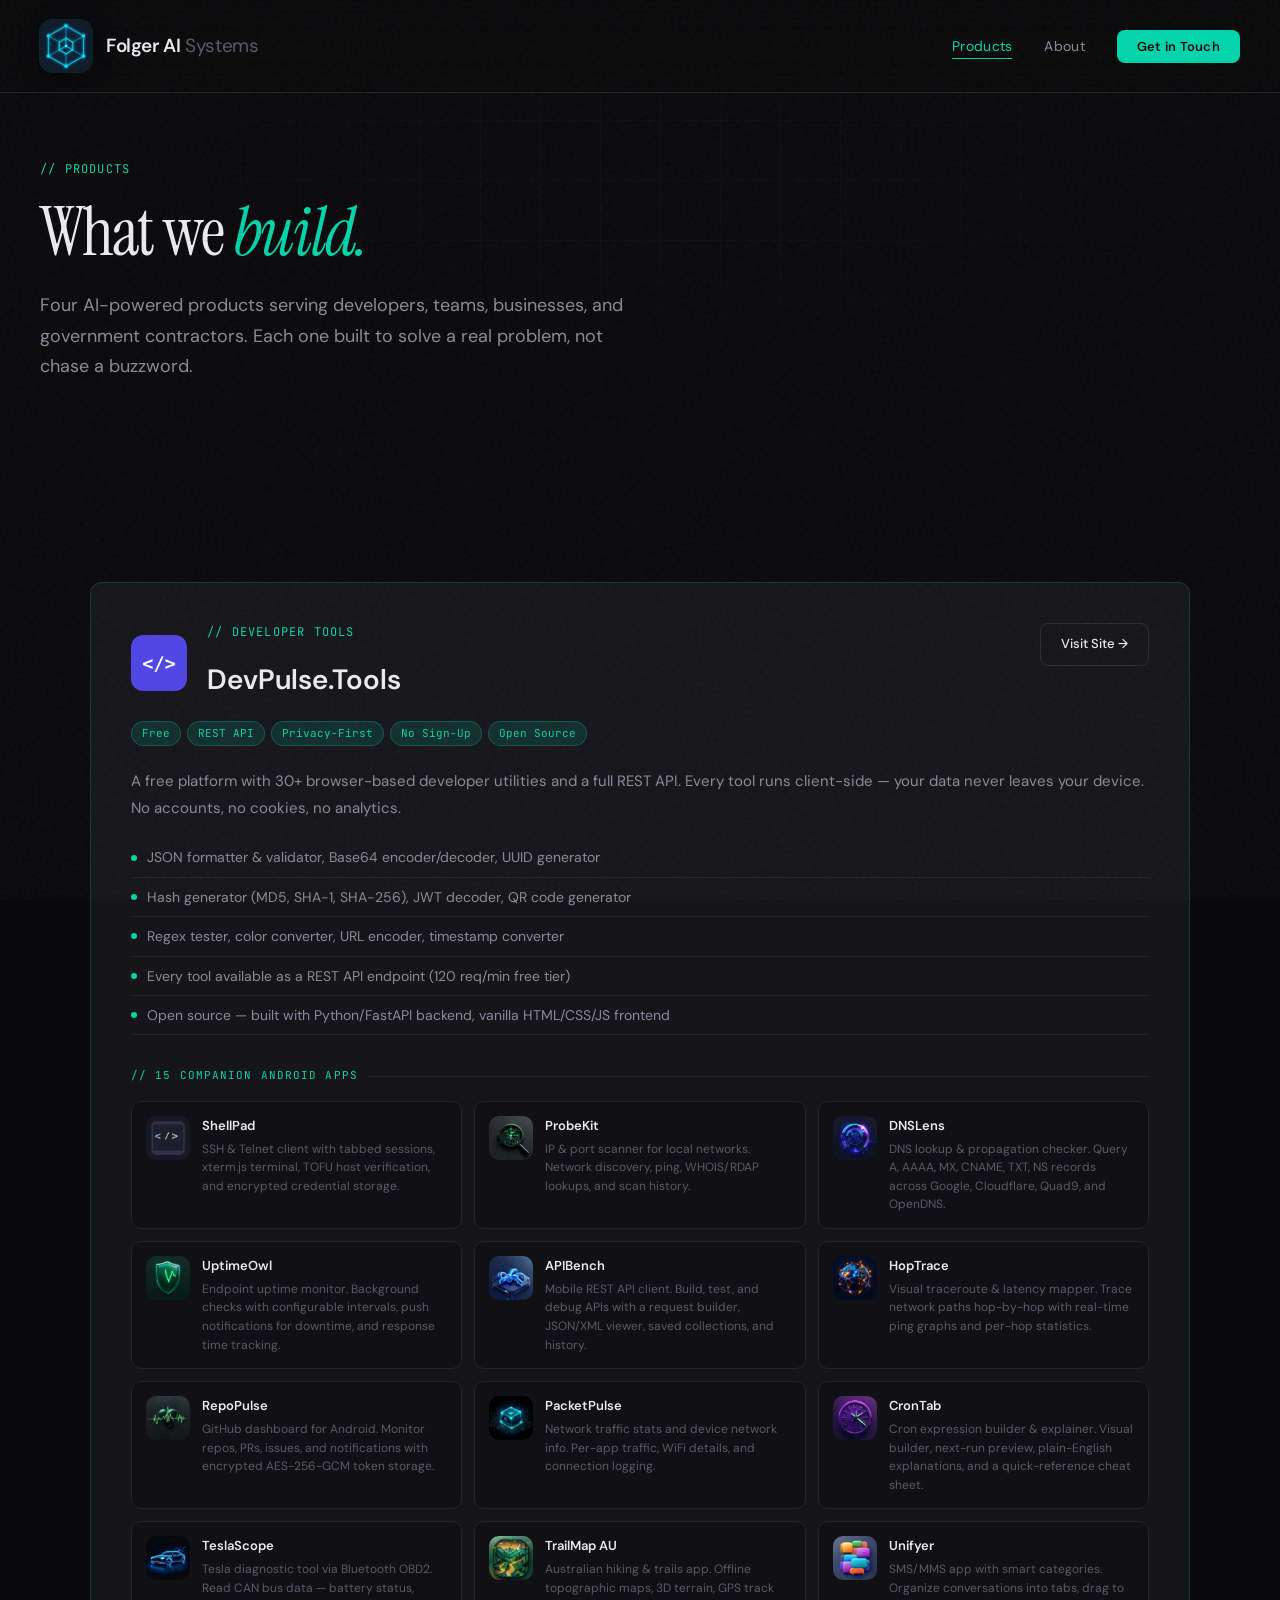
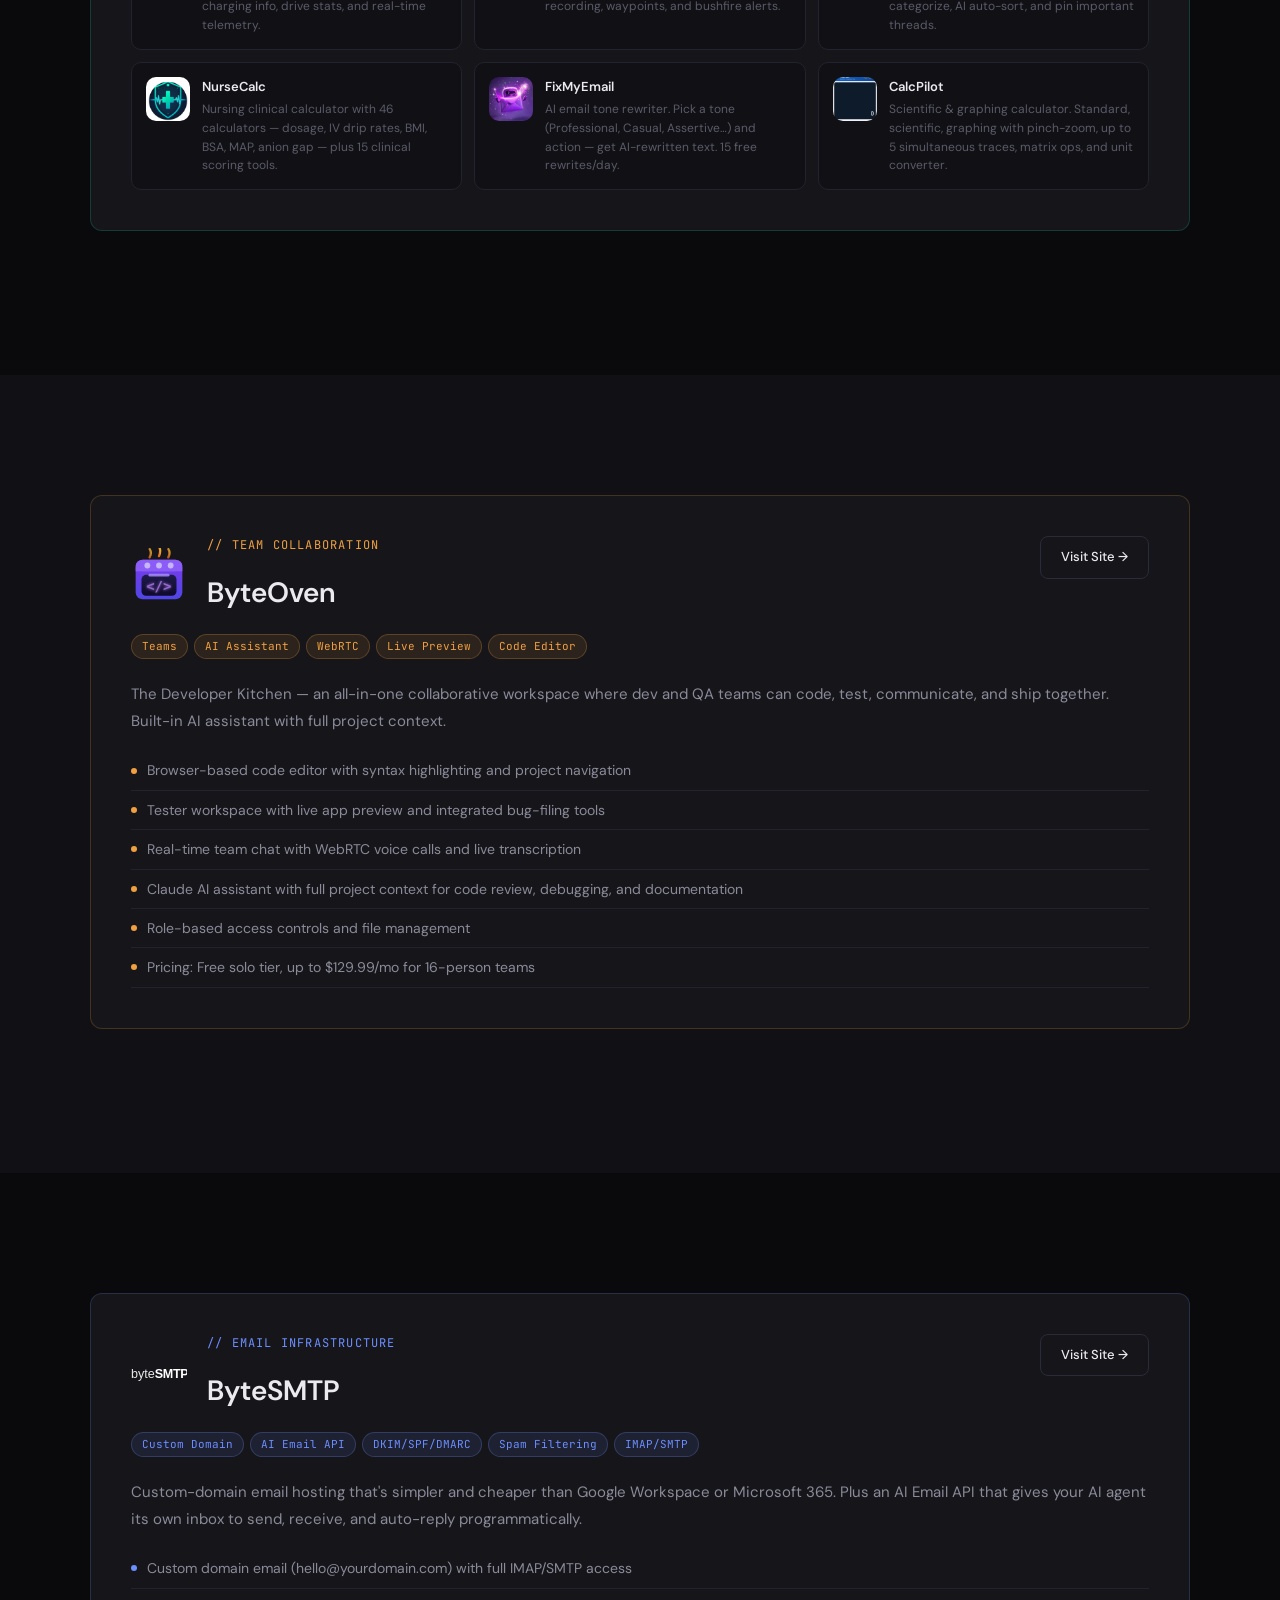
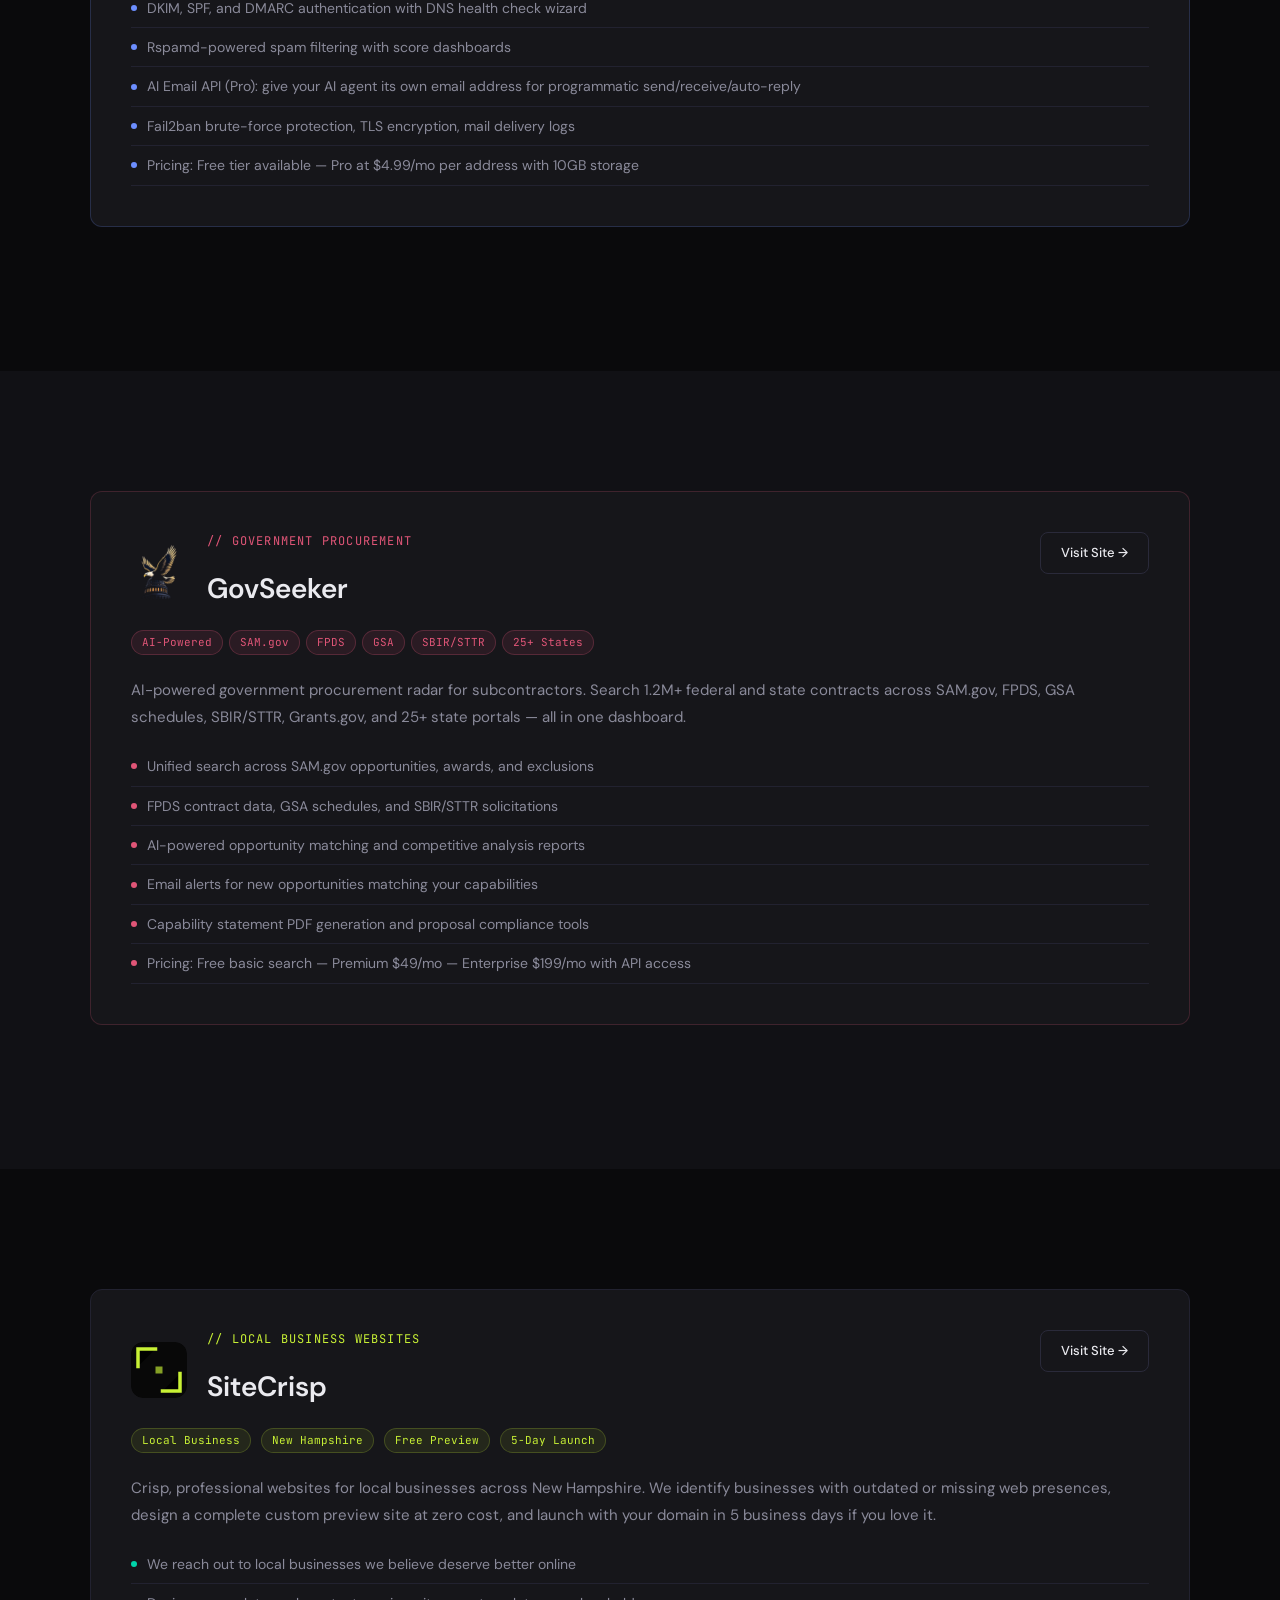
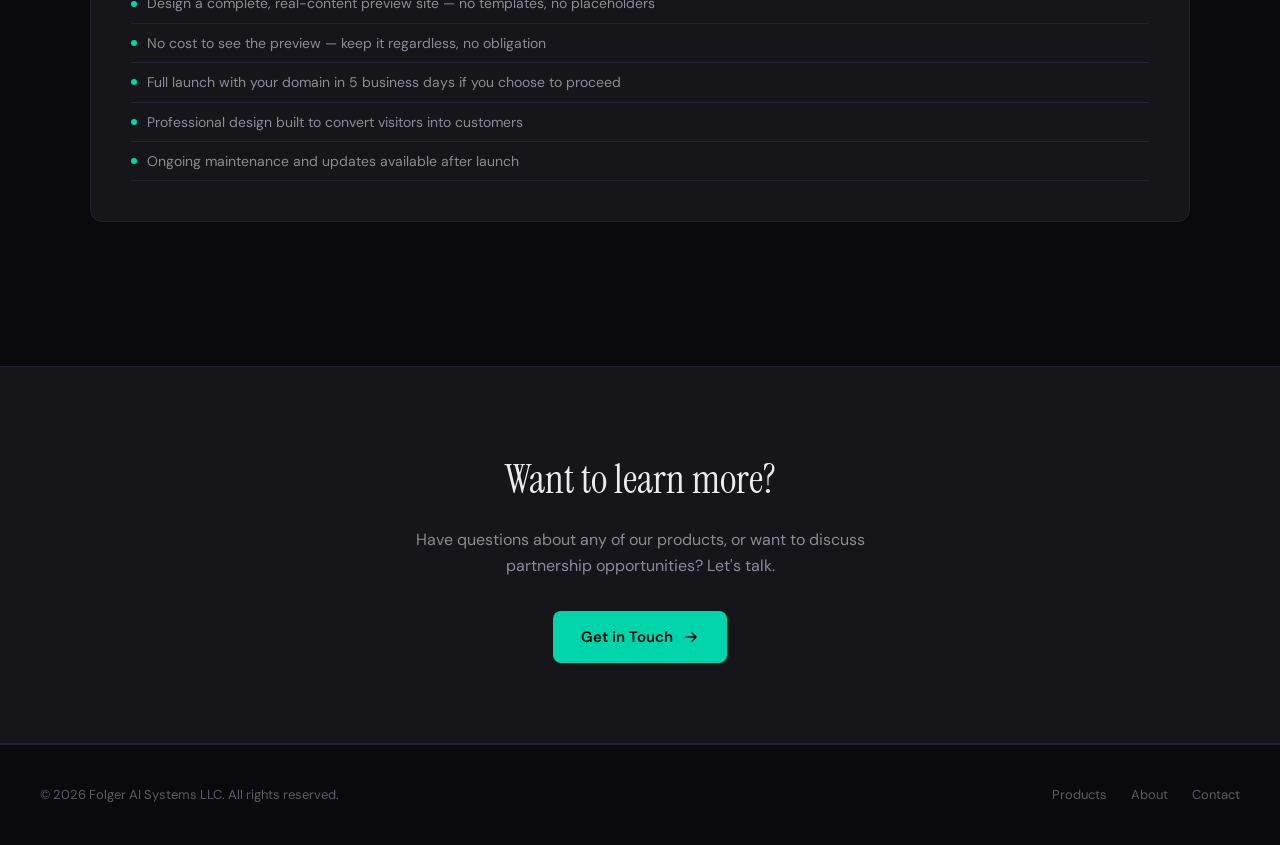
<file: products.html>
<!DOCTYPE html>
<html lang="en">
<head>
<meta charset="UTF-8"><meta name="viewport" content="width=device-width, initial-scale=1.0">
<title>Products | Folger AI Systems</title>
<meta name="description" content="AI-powered products by Folger AI Systems: DevPulse.Tools, ByteOven, ByteSMTP, and GovSeeker. Tools for developers, teams, businesses, and government contractors.">
<link rel="preconnect" href="https://fonts.googleapis.com">
<link href="https://fonts.googleapis.com/css2?family=DM+Sans:ital,opsz,wght@0,9..40,300;0,9..40,400;0,9..40,500;0,9..40,600;0,9..40,700;1,9..40,300&family=JetBrains+Mono:wght@300;400;500&family=Instrument+Serif:ital@0;1&family=Space+Grotesk:wght@400;700&family=Syne:wght@400;700;800&display=swap" rel="stylesheet">
<link rel="stylesheet" href="style.css">
</head>
<body>
<nav>
  <a href="index.html" class="nav-logo"><div class="nav-logo-mark"><img src="logos/folger-mark.svg" alt="Folger AI Systems"></div><div class="nav-logo-text">Folger AI <span>Systems</span></div></a>
  <ul class="nav-links">
    <li><a href="products.html" class="active">Products</a></li>
    <li><a href="about.html">About</a></li>
    <li><a href="contact.html" class="nav-cta">Get in Touch</a></li>
  </ul>
  <button class="mobile-menu-btn" onclick="document.querySelector('.nav-links').classList.toggle('show')" aria-label="Menu">&#9776;</button>
</nav>

<section class="page-hero">
  <div class="hero-grid-bg"></div>
  <div class="section-label">// Products</div>
  <h1>What we <em>build.</em></h1>
  <p class="subtitle">Four AI-powered products serving developers, teams, businesses, and government contractors. Each one built to solve a real problem, not chase a buzzword.</p>
</section>

<section id="devpulse">
  <div class="container">
    <div class="detail-card reveal product-highlight-devpulse">
      <div class="product-header">
        <div style="display:flex;align-items:center;gap:20px">
          <img src="logos/devpulse.png" alt="DevPulse.Tools" style="width:56px;height:56px;border-radius:12px">
          <div>
            <div class="section-label">// Developer Tools</div>
            <h3>DevPulse.Tools</h3>
          </div>
        </div>
        <a href="https://devpulse.tools" target="_blank" class="btn-secondary" style="padding:10px 20px;font-size:13px">Visit Site &rarr;</a>
      </div>
      <span class="tag">Free</span><span class="tag">REST API</span><span class="tag">Privacy-First</span><span class="tag">No Sign-Up</span><span class="tag">Open Source</span>
      <p>A free platform with 30+ browser-based developer utilities and a full REST API. Every tool runs client-side &mdash; your data never leaves your device. No accounts, no cookies, no analytics.</p>
      <ul>
        <li>JSON formatter &amp; validator, Base64 encoder/decoder, UUID generator</li>
        <li>Hash generator (MD5, SHA-1, SHA-256), JWT decoder, QR code generator</li>
        <li>Regex tester, color converter, URL encoder, timestamp converter</li>
        <li>Every tool available as a REST API endpoint (120 req/min free tier)</li>
        <li>Open source &mdash; built with Python/FastAPI backend, vanilla HTML/CSS/JS frontend</li>
      </ul>

      <div class="app-suite-label">// 15 Companion Android Apps</div>
      <div class="app-suite-grid">
        <div class="app-suite-card">
          <img class="app-suite-icon" src="logos/apps/shellpad.png" alt="ShellPad">
          <div><div class="app-suite-name">ShellPad</div><div class="app-suite-desc">SSH &amp; Telnet client with tabbed sessions, xterm.js terminal, TOFU host verification, and encrypted credential storage.</div></div>
        </div>
        <div class="app-suite-card">
          <img class="app-suite-icon" src="logos/apps/netprobe.png" alt="ProbeKit">
          <div><div class="app-suite-name">ProbeKit</div><div class="app-suite-desc">IP &amp; port scanner for local networks. Network discovery, ping, WHOIS/RDAP lookups, and scan history.</div></div>
        </div>
        <div class="app-suite-card">
          <img class="app-suite-icon" src="logos/apps/dnslens.png" alt="DNSLens">
          <div><div class="app-suite-name">DNSLens</div><div class="app-suite-desc">DNS lookup &amp; propagation checker. Query A, AAAA, MX, CNAME, TXT, NS records across Google, Cloudflare, Quad9, and OpenDNS.</div></div>
        </div>
        <div class="app-suite-card">
          <img class="app-suite-icon" src="logos/apps/statusping.png" alt="UptimeOwl">
          <div><div class="app-suite-name">UptimeOwl</div><div class="app-suite-desc">Endpoint uptime monitor. Background checks with configurable intervals, push notifications for downtime, and response time tracking.</div></div>
        </div>
        <div class="app-suite-card">
          <img class="app-suite-icon" src="logos/apps/apibench.png" alt="APIBench">
          <div><div class="app-suite-name">APIBench</div><div class="app-suite-desc">Mobile REST API client. Build, test, and debug APIs with a request builder, JSON/XML viewer, saved collections, and history.</div></div>
        </div>
        <div class="app-suite-card">
          <img class="app-suite-icon" src="logos/apps/pingmap.png" alt="HopTrace">
          <div><div class="app-suite-name">HopTrace</div><div class="app-suite-desc">Visual traceroute &amp; latency mapper. Trace network paths hop-by-hop with real-time ping graphs and per-hop statistics.</div></div>
        </div>
        <div class="app-suite-card">
          <img class="app-suite-icon" src="logos/apps/gitpulse.png" alt="RepoPulse">
          <div><div class="app-suite-name">RepoPulse</div><div class="app-suite-desc">GitHub dashboard for Android. Monitor repos, PRs, issues, and notifications with encrypted AES-256-GCM token storage.</div></div>
        </div>
        <div class="app-suite-card">
          <img class="app-suite-icon" src="logos/apps/packetpulse.png" alt="PacketPulse">
          <div><div class="app-suite-name">PacketPulse</div><div class="app-suite-desc">Network traffic stats and device network info. Per-app traffic, WiFi details, and connection logging.</div></div>
        </div>
        <div class="app-suite-card">
          <img class="app-suite-icon" src="logos/apps/crontab.png" alt="CronTab">
          <div><div class="app-suite-name">CronTab</div><div class="app-suite-desc">Cron expression builder &amp; explainer. Visual builder, next-run preview, plain-English explanations, and a quick-reference cheat sheet.</div></div>
        </div>
        <div class="app-suite-card">
          <img class="app-suite-icon" src="logos/apps/teslascope.png" alt="TeslaScope">
          <div><div class="app-suite-name">TeslaScope</div><div class="app-suite-desc">Tesla diagnostic tool via Bluetooth OBD2. Read CAN bus data &mdash; battery status, charging info, drive stats, and real-time telemetry.</div></div>
        </div>
        <div class="app-suite-card">
          <img class="app-suite-icon" src="logos/apps/trailmap.png" alt="TrailMap AU">
          <div><div class="app-suite-name">TrailMap AU</div><div class="app-suite-desc">Australian hiking &amp; trails app. Offline topographic maps, 3D terrain, GPS track recording, waypoints, and bushfire alerts.</div></div>
        </div>
        <div class="app-suite-card">
          <img class="app-suite-icon" src="logos/apps/unifyer.png" alt="Unifyer">
          <div><div class="app-suite-name">Unifyer</div><div class="app-suite-desc">SMS/MMS app with smart categories. Organize conversations into tabs, drag to categorize, AI auto-sort, and pin important threads.</div></div>
        </div>
        <div class="app-suite-card">
          <img class="app-suite-icon" src="logos/apps/nursecalc.png" alt="NurseCalc">
          <div><div class="app-suite-name">NurseCalc</div><div class="app-suite-desc">Nursing clinical calculator with 46 calculators — dosage, IV drip rates, BMI, BSA, MAP, anion gap &mdash; plus 15 clinical scoring tools.</div></div>
        </div>
        <div class="app-suite-card">
          <img class="app-suite-icon" src="logos/apps/fixmyemail.png" alt="FixMyEmail">
          <div><div class="app-suite-name">FixMyEmail</div><div class="app-suite-desc">AI email tone rewriter. Pick a tone (Professional, Casual, Assertive&hellip;) and action — get AI-rewritten text. 15 free rewrites/day.</div></div>
        </div>
        <div class="app-suite-card">
          <img class="app-suite-icon" src="logos/apps/calcpilot.png" alt="CalcPilot">
          <div><div class="app-suite-name">CalcPilot</div><div class="app-suite-desc">Scientific &amp; graphing calculator. Standard, scientific, graphing with pinch-zoom, up to 5 simultaneous traces, matrix ops, and unit converter.</div></div>
        </div>
      </div>
    </div>
  </div>
</section>

<section class="bg-secondary" id="byteoven">
  <div class="container">
    <div class="detail-card reveal product-highlight-byteoven">
      <div class="product-header">
        <div style="display:flex;align-items:center;gap:20px">
          <img src="logos/byteoven.svg" alt="ByteOven" style="width:56px;height:56px;border-radius:12px">
          <div>
            <div class="section-label">// Team Collaboration</div>
            <h3>ByteOven</h3>
          </div>
        </div>
        <a href="https://byteoven.com" target="_blank" class="btn-secondary" style="padding:10px 20px;font-size:13px">Visit Site &rarr;</a>
      </div>
      <span class="tag">Teams</span><span class="tag">AI Assistant</span><span class="tag">WebRTC</span><span class="tag">Live Preview</span><span class="tag">Code Editor</span>
      <p>The Developer Kitchen &mdash; an all-in-one collaborative workspace where dev and QA teams can code, test, communicate, and ship together. Built-in AI assistant with full project context.</p>
      <ul>
        <li>Browser-based code editor with syntax highlighting and project navigation</li>
        <li>Tester workspace with live app preview and integrated bug-filing tools</li>
        <li>Real-time team chat with WebRTC voice calls and live transcription</li>
        <li>Claude AI assistant with full project context for code review, debugging, and documentation</li>
        <li>Role-based access controls and file management</li>
        <li>Pricing: Free solo tier, up to $129.99/mo for 16-person teams</li>
      </ul>
    </div>
  </div>
</section>

<section id="bytesmtp">
  <div class="container">
    <div class="detail-card reveal product-highlight-bytesmtp">
      <div class="product-header">
        <div style="display:flex;align-items:center;gap:20px">
          <img src="logos/bytesmtp.svg" alt="ByteSMTP" style="width:56px;height:56px;border-radius:12px">
          <div>
            <div class="section-label">// Email Infrastructure</div>
            <h3>ByteSMTP</h3>
          </div>
        </div>
        <a href="https://bytesmtp.com" target="_blank" class="btn-secondary" style="padding:10px 20px;font-size:13px">Visit Site &rarr;</a>
      </div>
      <span class="tag">Custom Domain</span><span class="tag">AI Email API</span><span class="tag">DKIM/SPF/DMARC</span><span class="tag">Spam Filtering</span><span class="tag">IMAP/SMTP</span>
      <p>Custom-domain email hosting that's simpler and cheaper than Google Workspace or Microsoft 365. Plus an AI Email API that gives your AI agent its own inbox to send, receive, and auto-reply programmatically.</p>
      <ul>
        <li>Custom domain email (hello@yourdomain.com) with full IMAP/SMTP access</li>
        <li>DKIM, SPF, and DMARC authentication with DNS health check wizard</li>
        <li>Rspamd-powered spam filtering with score dashboards</li>
        <li>AI Email API (Pro): give your AI agent its own email address for programmatic send/receive/auto-reply</li>
        <li>Fail2ban brute-force protection, TLS encryption, mail delivery logs</li>
        <li>Pricing: Free tier available &mdash; Pro at $4.99/mo per address with 10GB storage</li>
      </ul>
    </div>
  </div>
</section>

<section class="bg-secondary" id="govseeker">
  <div class="container">
    <div class="detail-card reveal product-highlight-govseeker">
      <div class="product-header">
        <div style="display:flex;align-items:center;gap:20px">
          <img src="logos/govseeker.png" alt="GovSeeker" style="width:56px;height:56px;border-radius:12px">
          <div>
            <div class="section-label">// Government Procurement</div>
            <h3>GovSeeker</h3>
          </div>
        </div>
        <a href="https://govseeker.com" target="_blank" class="btn-secondary" style="padding:10px 20px;font-size:13px">Visit Site &rarr;</a>
      </div>
      <span class="tag">AI-Powered</span><span class="tag">SAM.gov</span><span class="tag">FPDS</span><span class="tag">GSA</span><span class="tag">SBIR/STTR</span><span class="tag">25+ States</span>
      <p>AI-powered government procurement radar for subcontractors. Search 1.2M+ federal and state contracts across SAM.gov, FPDS, GSA schedules, SBIR/STTR, Grants.gov, and 25+ state portals &mdash; all in one dashboard.</p>
      <ul>
        <li>Unified search across SAM.gov opportunities, awards, and exclusions</li>
        <li>FPDS contract data, GSA schedules, and SBIR/STTR solicitations</li>
        <li>AI-powered opportunity matching and competitive analysis reports</li>
        <li>Email alerts for new opportunities matching your capabilities</li>
        <li>Capability statement PDF generation and proposal compliance tools</li>
        <li>Pricing: Free basic search &mdash; Premium $49/mo &mdash; Enterprise $199/mo with API access</li>
      </ul>
    </div>
  </div>
</section>

<section id="sitecrisp">
  <div class="container">
    <div class="detail-card reveal product-highlight-sitecrisp">
      <div class="product-header">
        <div style="display:flex;align-items:center;gap:20px">
          <img src="logos/sitecrisp.svg" alt="SiteCrisp" style="width:56px;height:56px;border-radius:12px">
          <div>
            <div class="section-label" style="color:#C8F135">// Local Business Websites</div>
            <h3>SiteCrisp</h3>
          </div>
        </div>
        <a href="https://sitecrisp.com" target="_blank" class="btn-secondary" style="padding:10px 20px;font-size:13px">Visit Site &rarr;</a>
      </div>
      <span class="tag" style="color:#C8F135;background:rgba(200,241,53,0.08);border-color:rgba(200,241,53,0.2)">Local Business</span>
      <span class="tag" style="color:#C8F135;background:rgba(200,241,53,0.08);border-color:rgba(200,241,53,0.2)">New Hampshire</span>
      <span class="tag" style="color:#C8F135;background:rgba(200,241,53,0.08);border-color:rgba(200,241,53,0.2)">Free Preview</span>
      <span class="tag" style="color:#C8F135;background:rgba(200,241,53,0.08);border-color:rgba(200,241,53,0.2)">5-Day Launch</span>
      <p>Crisp, professional websites for local businesses across New Hampshire. We identify businesses with outdated or missing web presences, design a complete custom preview site at zero cost, and launch with your domain in 5 business days if you love it.</p>
      <ul>
        <li>We reach out to local businesses we believe deserve better online</li>
        <li>Design a complete, real-content preview site &mdash; no templates, no placeholders</li>
        <li>No cost to see the preview &mdash; keep it regardless, no obligation</li>
        <li>Full launch with your domain in 5 business days if you choose to proceed</li>
        <li>Professional design built to convert visitors into customers</li>
        <li>Ongoing maintenance and updates available after launch</li>
      </ul>
    </div>
  </div>
</section>

<div class="cta-band reveal">
  <h2>Want to learn more?</h2>
  <p>Have questions about any of our products, or want to discuss partnership opportunities? Let's talk.</p>
  <a href="contact.html" class="btn-primary">Get in Touch <svg width="16" height="16" viewBox="0 0 16 16" fill="none"><path d="M3 8h10m0 0L9 4m4 4L9 12" stroke="currentColor" stroke-width="1.5" stroke-linecap="round" stroke-linejoin="round"/></svg></a>
</div>
<footer><p>&copy; 2026 Folger AI Systems LLC. All rights reserved.</p><div class="footer-links"><a href="products.html">Products</a><a href="about.html">About</a><a href="contact.html">Contact</a></div></footer>
<script>const reveals=document.querySelectorAll('.reveal');const observer=new IntersectionObserver((entries)=>{entries.forEach(entry=>{if(entry.isIntersecting)entry.target.classList.add('visible');});},{threshold:0.12});reveals.forEach(el=>observer.observe(el));</script>
</body></html>
</file>
<file: style.css>
:root {
  --bg-primary: #0a0a0c; --bg-secondary: #111115; --bg-card: #16161a; --bg-card-hover: #1c1c22;
  --text-primary: #eaeaef; --text-secondary: #8a8a9a; --text-muted: #5a5a6a;
  --accent: #00d4aa; --accent-dim: #00d4aa22; --accent-glow: #00d4aa44; --accent-warm: #f0a040;
  --border: #222230; --border-light: #2a2a3a;
  --radius: 12px; --radius-sm: 8px; --radius-lg: 20px;
  --devpulse: #00d4aa; --byteoven: #f0a040; --bytesmtp: #6C8EFF; --govseeker: #e05577;
}
* { margin: 0; padding: 0; box-sizing: border-box; }
html { scroll-behavior: smooth; scrollbar-width: thin; scrollbar-color: var(--border-light) var(--bg-primary); }
body { font-family: 'DM Sans', sans-serif; background: var(--bg-primary); color: var(--text-primary); line-height: 1.6; overflow-x: hidden; -webkit-font-smoothing: antialiased; }
body::before { content: ''; position: fixed; inset: 0; background-image: url("data:image/svg+xml,%3Csvg viewBox='0 0 256 256' xmlns='http://www.w3.org/2000/svg'%3E%3Cfilter id='n'%3E%3CfeTurbulence type='fractalNoise' baseFrequency='0.9' numOctaves='4' stitchTiles='stitch'/%3E%3C/filter%3E%3Crect width='100%25' height='100%25' filter='url(%23n)' opacity='0.03'/%3E%3C/svg%3E"); pointer-events: none; z-index: 9999; }
a { color: inherit; text-decoration: none; }

/* NAV */
nav { position: fixed; top: 0; left: 0; right: 0; z-index: 100; padding: 20px 40px; display: flex; justify-content: space-between; align-items: center; backdrop-filter: blur(20px); background: rgba(10,10,12,0.8); border-bottom: 1px solid var(--border); transition: all 0.3s ease; }
.nav-logo { display: flex; align-items: center; gap: 14px; text-decoration: none; color: var(--text-primary); }
.nav-logo-mark { width: 52px; height: 52px; border-radius: 13px; display: flex; align-items: center; justify-content: center; flex-shrink: 0; position: relative; box-shadow: 0 2px 18px rgba(0,0,0,0.55), 0 0 0 1px rgba(0,212,170,0.2); }
.nav-logo-mark img { width: 52px; height: 52px; display: block; border-radius: 13px; }
.nav-logo-text { font-weight: 600; font-size: 19px; letter-spacing: -0.02em; }
.nav-logo-text span { color: var(--text-muted); font-weight: 400; }
.nav-links { display: flex; gap: 32px; align-items: center; list-style: none; }
.nav-links a { color: var(--text-secondary); text-decoration: none; font-size: 14px; font-weight: 400; letter-spacing: 0.02em; transition: color 0.2s; position: relative; }
.nav-links a::after { content: ''; position: absolute; bottom: -4px; left: 0; width: 0; height: 1px; background: var(--accent); transition: width 0.3s ease; }
.nav-links a:hover { color: var(--text-primary); }
.nav-links a:hover::after { width: 100%; }
.nav-links a.active { color: var(--accent); }
.nav-links a.active::after { width: 100%; }
.nav-cta { padding: 8px 20px !important; background: var(--accent) !important; color: var(--bg-primary) !important; border-radius: 8px; font-weight: 600 !important; font-size: 13px !important; letter-spacing: 0.02em; transition: all 0.2s !important; }
.nav-cta:hover { background: #00e8ba !important; transform: translateY(-1px); box-shadow: 0 4px 20px var(--accent-glow); }
.nav-cta::after { display: none !important; }
.mobile-menu-btn { display: none; background: none; border: none; color: var(--text-primary); font-size: 24px; cursor: pointer; }
.btn-primary { display: inline-flex; align-items: center; gap: 10px; padding: 14px 28px; background: var(--accent); color: var(--bg-primary); border: none; border-radius: var(--radius-sm); font-family: 'DM Sans', sans-serif; font-size: 15px; font-weight: 600; cursor: pointer; text-decoration: none; transition: all 0.25s ease; }
.btn-primary:hover { background: #00e8ba; transform: translateY(-2px); box-shadow: 0 8px 30px var(--accent-glow); }
.btn-secondary { display: inline-flex; align-items: center; gap: 10px; padding: 14px 28px; background: transparent; color: var(--text-primary); border: 1px solid var(--border-light); border-radius: var(--radius-sm); font-family: 'DM Sans', sans-serif; font-size: 15px; font-weight: 500; cursor: pointer; text-decoration: none; transition: all 0.25s ease; }
.btn-secondary:hover { border-color: var(--text-muted); background: var(--bg-card); }
section { padding: 120px 40px; position: relative; }
.section-header { margin-bottom: 64px; }
.section-label { font-family: 'JetBrains Mono', monospace; font-size: 12px; color: var(--accent); letter-spacing: 0.1em; text-transform: uppercase; margin-bottom: 16px; }
.section-title { font-family: 'Instrument Serif', serif; font-size: clamp(32px, 4vw, 48px); font-weight: 400; letter-spacing: -0.02em; line-height: 1.15; }
.section-title em { font-style: italic; color: var(--text-secondary); }
.container { max-width: 1100px; margin: 0 auto; }
.page-hero { padding: 160px 40px 80px; position: relative; overflow: hidden; }
.page-hero .hero-grid-bg { position: absolute; inset: 0; background-image: linear-gradient(var(--border) 1px, transparent 1px), linear-gradient(90deg, var(--border) 1px, transparent 1px); background-size: 60px 60px; opacity: 0.2; mask-image: radial-gradient(ellipse 70% 60% at 50% 40%, black 20%, transparent 70%); }
.page-hero h1 { font-family: 'Instrument Serif', serif; font-size: clamp(40px, 6vw, 68px); font-weight: 400; line-height: 1.1; letter-spacing: -0.03em; margin-bottom: 20px; }
.page-hero h1 em { font-style: italic; color: var(--accent); }
.page-hero .subtitle { font-size: 18px; color: var(--text-secondary); max-width: 600px; line-height: 1.7; }
.hero { min-height: 100vh; display: flex; flex-direction: column; justify-content: center; padding: 140px 40px 80px; position: relative; overflow: hidden; }
.hero-grid-bg { position: absolute; inset: 0; background-image: linear-gradient(var(--border) 1px, transparent 1px), linear-gradient(90deg, var(--border) 1px, transparent 1px); background-size: 60px 60px; opacity: 0.3; mask-image: radial-gradient(ellipse 70% 60% at 50% 40%, black 20%, transparent 70%); }
.hero-glow { position: absolute; width: 600px; height: 600px; background: radial-gradient(circle, var(--accent-glow) 0%, transparent 70%); top: 10%; right: -10%; filter: blur(80px); animation: float 8s ease-in-out infinite; }
.hero-glow-2 { position: absolute; width: 400px; height: 400px; background: radial-gradient(circle, rgba(240,160,64,0.08) 0%, transparent 70%); bottom: 20%; left: -5%; filter: blur(60px); animation: float 10s ease-in-out infinite reverse; }
@keyframes float { 0%, 100% { transform: translate(0,0); } 50% { transform: translate(-20px,20px); } }
.hero-content { position: relative; z-index: 2; max-width: 900px; }
.hero-badge { display: inline-flex; align-items: center; gap: 8px; padding: 6px 14px; background: var(--accent-dim); border: 1px solid var(--accent-glow); border-radius: 100px; font-family: 'JetBrains Mono', monospace; font-size: 12px; color: var(--accent); letter-spacing: 0.04em; margin-bottom: 32px; animation: fadeInUp 0.6s ease both; }
.hero-badge .dot { width: 6px; height: 6px; background: var(--accent); border-radius: 50%; animation: pulse 2s ease infinite; }
@keyframes pulse { 0%,100%{opacity:1}50%{opacity:0.4} }
.hero h1 { font-family: 'Instrument Serif', serif; font-size: clamp(48px,7vw,86px); font-weight: 400; line-height: 1.05; letter-spacing: -0.03em; margin-bottom: 28px; animation: fadeInUp 0.6s 0.1s ease both; }
.hero h1 em { font-style: italic; color: var(--accent); }
.hero-sub { font-size: 18px; color: var(--text-secondary); max-width: 560px; line-height: 1.7; margin-bottom: 44px; animation: fadeInUp 0.6s 0.2s ease both; }
.hero-actions { display: flex; gap: 16px; align-items: center; animation: fadeInUp 0.6s 0.3s ease both; }
@keyframes fadeInUp { from{opacity:0;transform:translateY(24px)} to{opacity:1;transform:translateY(0)} }
.stats-bar { display: flex; gap: 1px; background: var(--border); border-radius: var(--radius); overflow: hidden; margin: 100px 40px 0; animation: fadeInUp 0.6s 0.5s ease both; }
.stat-item { flex: 1; background: var(--bg-secondary); padding: 36px 32px; text-align: center; transition: background 0.3s; }
.stat-item:hover { background: var(--bg-card); }
.stat-number { font-family: 'JetBrains Mono', monospace; font-size: 36px; font-weight: 500; color: var(--accent); letter-spacing: -0.02em; }
.stat-label { font-size: 13px; color: var(--text-muted); margin-top: 6px; letter-spacing: 0.04em; text-transform: uppercase; }
.card-grid { display: grid; grid-template-columns: repeat(3, 1fr); gap: 1px; background: var(--border); border-radius: var(--radius); overflow: hidden; }
.card-grid-2 { display: grid; grid-template-columns: repeat(2, 1fr); gap: 24px; }
.card { background: var(--bg-card); padding: 44px 36px; position: relative; transition: all 0.35s ease; cursor: default; overflow: hidden; }
.card::before { content: ''; position: absolute; top: 0; left: 0; right: 0; height: 2px; background: var(--accent); transform: scaleX(0); transition: transform 0.35s ease; transform-origin: left; }
.card:hover { background: var(--bg-card-hover); }
.card:hover::before { transform: scaleX(1); }
.card-icon { width: 44px; height: 44px; background: var(--accent-dim); border: 1px solid var(--accent-glow); border-radius: 10px; display: flex; align-items: center; justify-content: center; margin-bottom: 24px; font-size: 20px; }
.card h3 { font-size: 18px; font-weight: 600; margin-bottom: 12px; letter-spacing: -0.01em; }
.card p { font-size: 14px; color: var(--text-secondary); line-height: 1.7; }
.card-bordered { padding: 36px 28px; background: var(--bg-card); border: 1px solid var(--border); border-radius: var(--radius); transition: all 0.35s ease; }
.card-bordered:hover { border-color: var(--accent-glow); transform: translateY(-4px); box-shadow: 0 12px 40px rgba(0,0,0,0.3); }
.card-bordered h3 { font-size: 16px; font-weight: 600; margin-bottom: 8px; }
.card-bordered p { font-size: 14px; color: var(--text-secondary); line-height: 1.7; }
.detail-card { background: var(--bg-card); border: 1px solid var(--border); border-radius: var(--radius); padding: 40px; margin-bottom: 24px; transition: border-color 0.3s; }
.detail-card:hover { border-color: var(--border-light); }
.detail-card h3 { font-size: 22px; font-weight: 600; margin-bottom: 8px; }
.detail-card .tag { display: inline-block; font-family: 'JetBrains Mono', monospace; font-size: 11px; color: var(--accent); background: var(--accent-dim); border: 1px solid var(--accent-glow); padding: 3px 10px; border-radius: 100px; margin-right: 6px; margin-bottom: 6px; }
.detail-card p { font-size: 15px; color: var(--text-secondary); line-height: 1.8; margin-top: 16px; }
.detail-card ul { list-style: none; margin-top: 16px; }
.detail-card ul li { font-size: 14px; color: var(--text-secondary); padding: 8px 0; border-bottom: 1px solid var(--border); display: flex; align-items: center; gap: 10px; }
.detail-card ul li::before { content: ''; width: 6px; height: 6px; background: var(--accent); border-radius: 50%; flex-shrink: 0; }
.expertise-item { display: flex; align-items: center; gap: 16px; padding: 20px 24px; background: var(--bg-secondary); border-radius: var(--radius-sm); transition: all 0.3s ease; border: 1px solid transparent; margin-bottom: 2px; }
.expertise-item:hover { border-color: var(--border-light); background: var(--bg-card); transform: translateX(4px); }
.expertise-item .num { font-family: 'JetBrains Mono', monospace; font-size: 12px; color: var(--accent); min-width: 28px; }
.expertise-item .label { font-size: 15px; font-weight: 500; }
.expertise-item .desc { font-size: 13px; color: var(--text-muted); margin-left: auto; }
.contact-card { max-width: 700px; margin: 0 auto; padding: 64px; background: var(--bg-card); border: 1px solid var(--border); border-radius: var(--radius-lg); position: relative; overflow: hidden; }
.contact-card::before { content: ''; position: absolute; top: 0; left: 0; right: 0; height: 3px; background: linear-gradient(90deg, var(--accent), var(--accent-warm)); }
.contact-details { display: flex; flex-direction: column; gap: 16px; margin-top: 36px; text-align: left; }
.contact-row { display: flex; align-items: center; gap: 16px; padding: 16px 20px; background: var(--bg-secondary); border-radius: var(--radius-sm); border: 1px solid var(--border); transition: border-color 0.3s; }
.contact-row:hover { border-color: var(--border-light); }
.contact-row .icon { width: 36px; height: 36px; background: var(--accent-dim); border-radius: 8px; display: flex; align-items: center; justify-content: center; font-size: 16px; flex-shrink: 0; }
.contact-row .info-label { font-size: 11px; color: var(--text-muted); text-transform: uppercase; letter-spacing: 0.06em; font-family: 'JetBrains Mono', monospace; }
.contact-row .info-value { font-size: 15px; font-weight: 500; color: var(--text-primary); }
.contact-row a { color: var(--text-primary); text-decoration: none; transition: color 0.2s; }
.contact-row a:hover { color: var(--accent); }
.cta-band { background: var(--bg-card); border-top: 1px solid var(--border); border-bottom: 1px solid var(--border); padding: 80px 40px; text-align: center; }
.cta-band h2 { font-family: 'Instrument Serif', serif; font-size: clamp(28px,3.5vw,40px); font-weight: 400; margin-bottom: 16px; }
.cta-band p { color: var(--text-secondary); font-size: 16px; margin-bottom: 32px; max-width: 500px; margin-left: auto; margin-right: auto; }
footer { padding: 40px; border-top: 1px solid var(--border); display: flex; justify-content: space-between; align-items: center; background: var(--bg-primary); }
footer p { font-size: 13px; color: var(--text-muted); }
.footer-links { display: flex; gap: 24px; }
.footer-links a { font-size: 13px; color: var(--text-muted); text-decoration: none; transition: color 0.2s; }
.footer-links a:hover { color: var(--text-secondary); }
.bg-secondary { background: var(--bg-secondary); }
.reveal { opacity: 0; transform: translateY(30px); transition: opacity 0.6s ease, transform 0.6s ease; }
.reveal.visible { opacity: 1; transform: translateY(0); }
.two-col { display: grid; grid-template-columns: 1fr 1fr; gap: 80px; align-items: start; }

/* PRODUCT SHOWCASE GRID */
.showcase-grid { display: grid; grid-template-columns: repeat(2, 1fr); gap: 16px; }

.showcase-card { display: block; text-decoration: none; background: var(--bg-card); border: 1px solid var(--border); border-radius: 20px; overflow: hidden; transition: transform 0.45s cubic-bezier(0.16,1,0.3,1), box-shadow 0.45s cubic-bezier(0.16,1,0.3,1), border-color 0.3s; cursor: pointer; position: relative; }
.showcase-card::before { content: ''; position: absolute; top: 0; left: 0; right: 0; height: 2px; opacity: 0; transition: opacity 0.4s; z-index: 10; }
.showcase-card:hover { transform: translateY(-10px); box-shadow: 0 32px 80px rgba(0,0,0,0.55); }
.showcase-card:hover::before { opacity: 1; }

/* Stage — the logo hero area */
.showcase-stage { height: 200px; display: flex; align-items: center; justify-content: center; position: relative; overflow: hidden; }
.showcase-stage::after { content: ''; position: absolute; bottom: 0; left: 0; right: 0; height: 60px; background: linear-gradient(to bottom, transparent, var(--bg-card)); pointer-events: none; }

/* Per-product stage backgrounds (brand-accurate) */
.sc-devpulse .showcase-stage { background: radial-gradient(ellipse 90% 80% at 50% 65%, rgba(0,212,170,0.18) 0%, transparent 65%), linear-gradient(160deg, #040f0c 0%, #071a14 60%, #050f0a 100%); }
.sc-byteoven .showcase-stage { background: radial-gradient(ellipse 90% 80% at 50% 65%, rgba(124,58,237,0.22) 0%, transparent 65%), linear-gradient(160deg, #06040e 0%, #130840 60%, #0a0428 100%); }
.sc-bytesmtp .showcase-stage { background: radial-gradient(ellipse 90% 80% at 50% 65%, rgba(99,102,241,0.2) 0%, transparent 65%), linear-gradient(160deg, #04050f 0%, #0c1040 60%, #080e30 100%); }
.sc-govseeker .showcase-stage { background: radial-gradient(ellipse 90% 80% at 50% 65%, rgba(201,162,39,0.18) 0%, transparent 65%), linear-gradient(160deg, #050709 0%, #0c1520 60%, #071018 100%); }

/* Logo image in stage */
.showcase-logo { width: 96px; height: 96px; border-radius: 22px; object-fit: contain; position: relative; z-index: 2; filter: drop-shadow(0 16px 48px rgba(0,0,0,0.65)); transition: transform 0.45s cubic-bezier(0.16,1,0.3,1), filter 0.45s; }
.showcase-card:hover .showcase-logo { transform: scale(1.1) translateY(-6px); }
.sc-devpulse:hover .showcase-logo { filter: drop-shadow(0 20px 48px rgba(0,212,170,0.3)) drop-shadow(0 4px 16px rgba(0,0,0,0.5)); }
.sc-byteoven:hover .showcase-logo { filter: drop-shadow(0 20px 48px rgba(124,58,237,0.35)) drop-shadow(0 4px 16px rgba(0,0,0,0.5)); }
.sc-bytesmtp:hover .showcase-logo { filter: drop-shadow(0 20px 48px rgba(99,102,241,0.3)) drop-shadow(0 4px 16px rgba(0,0,0,0.5)); }
.sc-govseeker:hover .showcase-logo { filter: drop-shadow(0 20px 48px rgba(201,162,39,0.3)) drop-shadow(0 4px 16px rgba(0,0,0,0.5)); }

/* Top accent lines */
.sc-devpulse::before { background: linear-gradient(90deg, #00d4aa, #00ffcc); }
.sc-byteoven::before { background: linear-gradient(90deg, #7c3aed, #a78bfa); }
.sc-bytesmtp::before { background: linear-gradient(90deg, #6366f1, #818cf8); }
.sc-govseeker::before { background: linear-gradient(90deg, #c9a227, #e8c84a); }

/* Card hover border glow */
.sc-devpulse:hover { border-color: rgba(0,212,170,0.25); }
.sc-byteoven:hover { border-color: rgba(124,58,237,0.25); }
.sc-bytesmtp:hover { border-color: rgba(99,102,241,0.25); }
.sc-govseeker:hover { border-color: rgba(201,162,39,0.2); }

/* Body */
.showcase-body { padding: 22px 28px 28px; }

.showcase-pill { display: inline-flex; align-items: center; font-family: 'JetBrains Mono', monospace; font-size: 10px; letter-spacing: 0.08em; text-transform: uppercase; padding: 3px 10px; border-radius: 100px; margin-bottom: 12px; }
.sc-devpulse .showcase-pill { color: #00d4aa; background: rgba(0,212,170,0.08); border: 1px solid rgba(0,212,170,0.2); }
.sc-byteoven .showcase-pill { color: #a78bfa; background: rgba(124,58,237,0.1); border: 1px solid rgba(124,58,237,0.25); }
.sc-bytesmtp .showcase-pill { color: #818cf8; background: rgba(99,102,241,0.1); border: 1px solid rgba(99,102,241,0.25); }
.sc-govseeker .showcase-pill { color: #d4a827; background: rgba(201,162,39,0.08); border: 1px solid rgba(201,162,39,0.2); }

.showcase-name { font-size: 21px; font-weight: 700; letter-spacing: -0.02em; color: var(--text-primary); margin-bottom: 5px; line-height: 1.2; }
.showcase-url { font-family: 'JetBrains Mono', monospace; font-size: 11px; color: var(--text-muted); margin-bottom: 14px; display: flex; align-items: center; gap: 4px; transition: color 0.2s; }
.showcase-card:hover .showcase-url { color: var(--text-secondary); }
.showcase-desc { font-size: 13.5px; color: var(--text-secondary); line-height: 1.7; margin-bottom: 18px; }
.showcase-cta { font-size: 13px; font-weight: 600; display: inline-flex; align-items: center; gap: 6px; transition: gap 0.25s; }
.sc-devpulse .showcase-cta { color: #00d4aa; }
.sc-byteoven .showcase-cta { color: #a78bfa; }
.sc-bytesmtp .showcase-cta { color: #818cf8; }
.sc-govseeker .showcase-cta { color: #d4a827; }
.showcase-card:hover .showcase-cta { gap: 10px; }

/* ByteSMTP wordmark */
.bytesmtp-wordmark { font-family: 'Space Grotesk', -apple-system, BlinkMacSystemFont, sans-serif; font-size: 34px; color: #fff; position: relative; z-index: 2; transition: transform 0.45s cubic-bezier(0.16,1,0.3,1); }
.bw-light { font-weight: 400; opacity: 0.85; }
.bw-bold { font-weight: 700; letter-spacing: -1.5px; }
.showcase-card:hover .bytesmtp-wordmark { transform: scale(1.08) translateY(-4px); }

/* SiteCrisp showcase card */
.sc-sitecrisp .showcase-stage { background: radial-gradient(ellipse 90% 80% at 50% 65%, rgba(200,241,53,0.14) 0%, transparent 65%), linear-gradient(160deg, #050601 0%, #0b0f02 60%, #080a03 100%); }
.sc-sitecrisp::before { background: linear-gradient(90deg, #C8F135, #e0ff60); }
.sc-sitecrisp:hover { border-color: rgba(200,241,53,0.2); }
.sc-sitecrisp:hover .showcase-logo { filter: drop-shadow(0 20px 48px rgba(200,241,53,0.3)) drop-shadow(0 4px 16px rgba(0,0,0,0.5)); }
.sc-sitecrisp .showcase-pill { color: #C8F135; background: rgba(200,241,53,0.08); border: 1px solid rgba(200,241,53,0.2); }
.sc-sitecrisp .showcase-cta { color: #C8F135; }
.sc-sitecrisp .showcase-url { }

/* DevPulse companion app grid */
.app-suite-label { font-family: 'JetBrains Mono', monospace; font-size: 11px; color: var(--accent); letter-spacing: 0.1em; text-transform: uppercase; margin: 32px 0 16px; display: flex; align-items: center; gap: 10px; }
.app-suite-label::after { content: ''; flex: 1; height: 1px; background: var(--border); }
.app-suite-grid { display: grid; grid-template-columns: repeat(3, 1fr); gap: 12px; }
.app-suite-card { display: flex; gap: 12px; align-items: flex-start; padding: 14px; background: var(--bg-secondary); border-radius: 10px; border: 1px solid var(--border); transition: border-color 0.2s, background 0.2s; }
.app-suite-card:hover { border-color: var(--border-light); background: var(--bg-card); }
.app-suite-icon { width: 44px; height: 44px; border-radius: 10px; flex-shrink: 0; object-fit: contain; }
.app-suite-name { font-size: 13px; font-weight: 600; margin-bottom: 3px; color: var(--text-primary); }
.app-suite-desc { font-size: 12px; color: var(--text-muted); line-height: 1.55; }
@media (max-width: 768px) { .app-suite-grid { grid-template-columns: 1fr; } }

/* Keep old classes for products/about pages */
.product-icon img { width: 56px; height: 56px; border-radius: 12px; object-fit: contain; display: block; }
.picon { display: flex; align-items: center; justify-content: center; border-radius: 16px; flex-shrink: 0; }

/* PRODUCT DETAIL PAGES */
.product-header { display: flex; justify-content: space-between; align-items: flex-start; margin-bottom: 16px; gap: 20px; flex-wrap: wrap; }
.product-header h3 { font-size: 28px; margin-bottom: 0; }
.product-highlight-devpulse { border-color: rgba(0,212,170,0.2); }
.product-highlight-devpulse:hover { border-color: rgba(0,212,170,0.4); }
.product-highlight-devpulse .section-label { color: var(--devpulse); }
.product-highlight-devpulse ul li::before { background: var(--devpulse); }
.product-highlight-byteoven { border-color: rgba(240,160,64,0.2); }
.product-highlight-byteoven:hover { border-color: rgba(240,160,64,0.4); }
.product-highlight-byteoven .section-label { color: var(--byteoven); }
.product-highlight-byteoven .tag { color: var(--byteoven); background: rgba(240,160,64,0.1); border-color: rgba(240,160,64,0.25); }
.product-highlight-byteoven ul li::before { background: var(--byteoven); }
.product-highlight-bytesmtp { border-color: rgba(108,142,255,0.2); }
.product-highlight-bytesmtp:hover { border-color: rgba(108,142,255,0.4); }
.product-highlight-bytesmtp .section-label { color: var(--bytesmtp); }
.product-highlight-bytesmtp .tag { color: var(--bytesmtp); background: rgba(108,142,255,0.1); border-color: rgba(108,142,255,0.25); }
.product-highlight-bytesmtp ul li::before { background: var(--bytesmtp); }
.product-highlight-govseeker { border-color: rgba(224,85,119,0.2); }
.product-highlight-govseeker:hover { border-color: rgba(224,85,119,0.4); }
.product-highlight-govseeker .section-label { color: var(--govseeker); }
.product-highlight-govseeker .tag { color: var(--govseeker); background: rgba(224,85,119,0.1); border-color: rgba(224,85,119,0.25); }
.product-highlight-govseeker ul li::before { background: var(--govseeker); }

/* WHY SECTION */
.why-grid { display: grid; grid-template-columns: repeat(2, 1fr); gap: 24px; max-width: 960px; margin: 0 auto; }
.why-card { padding: 32px; background: var(--bg-card); border: 1px solid var(--border); border-radius: var(--radius-lg); }
.why-card:hover { border-color: var(--border-light); }
.why-icon { font-family: 'JetBrains Mono', monospace; font-size: 11px; font-weight: 400; color: var(--accent); letter-spacing: 0.08em; margin-bottom: 14px; }
.why-card h3 { font-size: 17px; font-weight: 600; margin-bottom: 12px; color: var(--text-primary); }
.why-card p { font-size: 15px; color: var(--text-secondary); line-height: 1.75; }
@media (max-width: 768px) { .why-grid { grid-template-columns: 1fr; } }

/* MOBILE NAV DROPDOWN */
@media (max-width: 768px) {
  .nav-links.show { display: flex; flex-direction: column; position: absolute; top: 100%; left: 0; right: 0; background: rgba(10,10,12,0.95); backdrop-filter: blur(20px); padding: 20px; border-bottom: 1px solid var(--border); gap: 16px; }
}

@media (max-width: 1024px) { .card-grid { grid-template-columns: repeat(2, 1fr); } .card-grid-2 { grid-template-columns: 1fr; } .two-col { grid-template-columns: 1fr; gap: 48px; } .showcase-grid { grid-template-columns: 1fr; } }
@media (max-width: 768px) { nav { padding: 16px 20px; } .nav-links { display: none; } .mobile-menu-btn { display: block; } section, .hero, .page-hero { padding-left: 20px; padding-right: 20px; } .hero { padding-top: 120px; } .stats-bar { flex-direction: column; margin: 60px 20px 0; } .card-grid { grid-template-columns: 1fr; } .hero-actions { flex-direction: column; align-items: flex-start; } .contact-card { padding: 36px 24px; } footer { flex-direction: column; gap: 16px; text-align: center; } .product-header { flex-direction: column; } }
</file>
